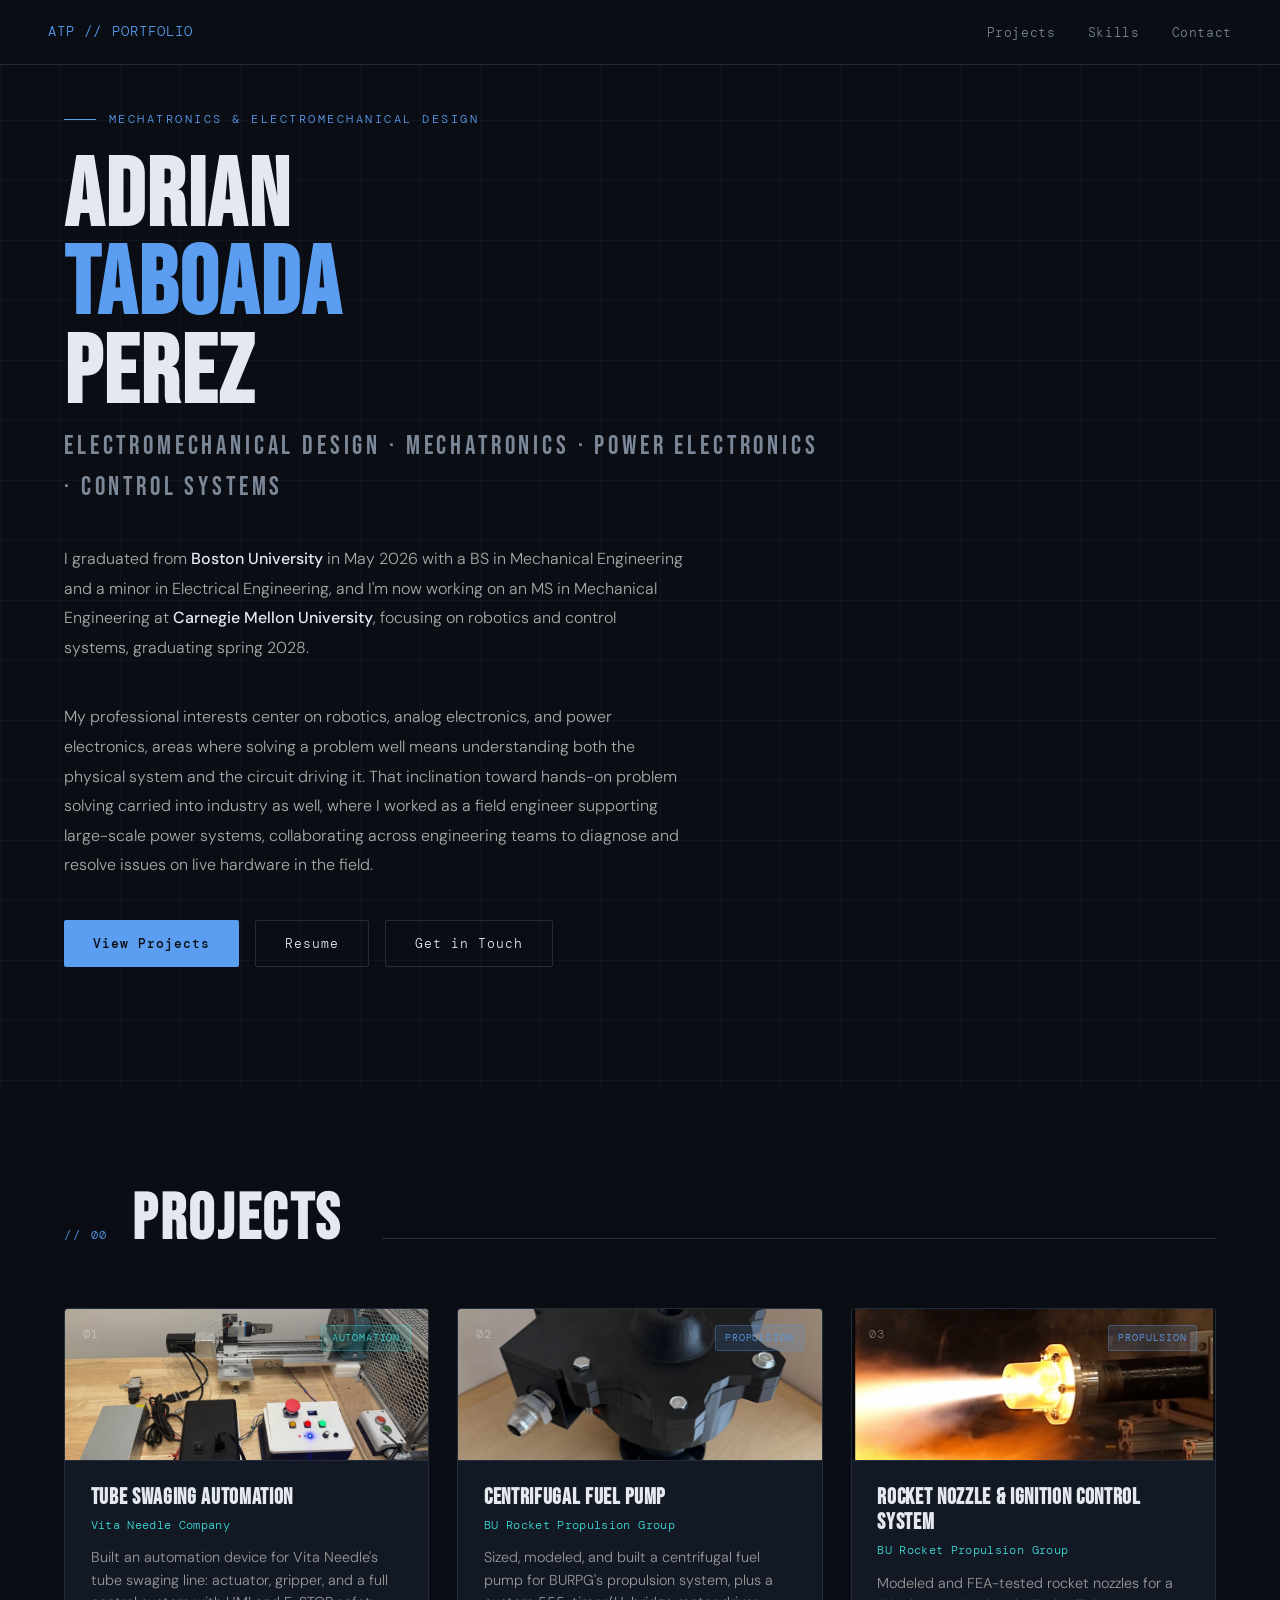
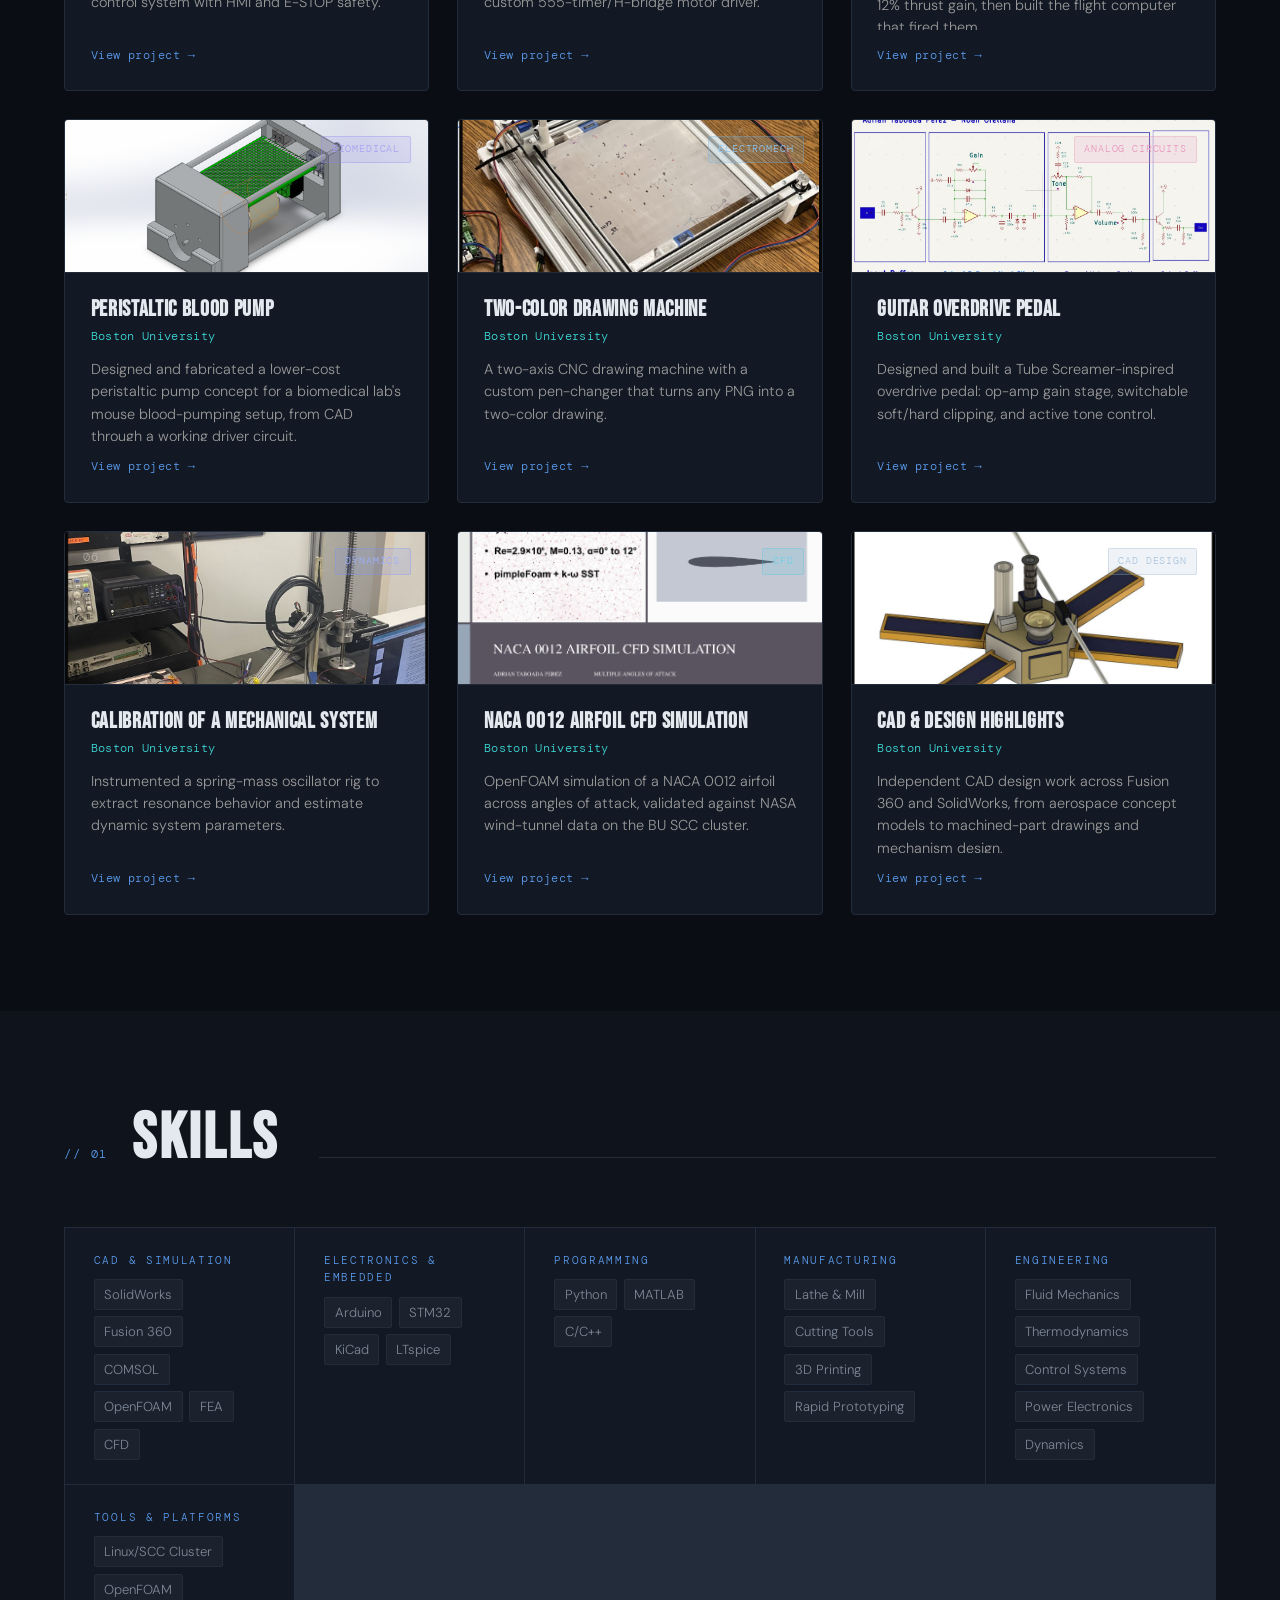
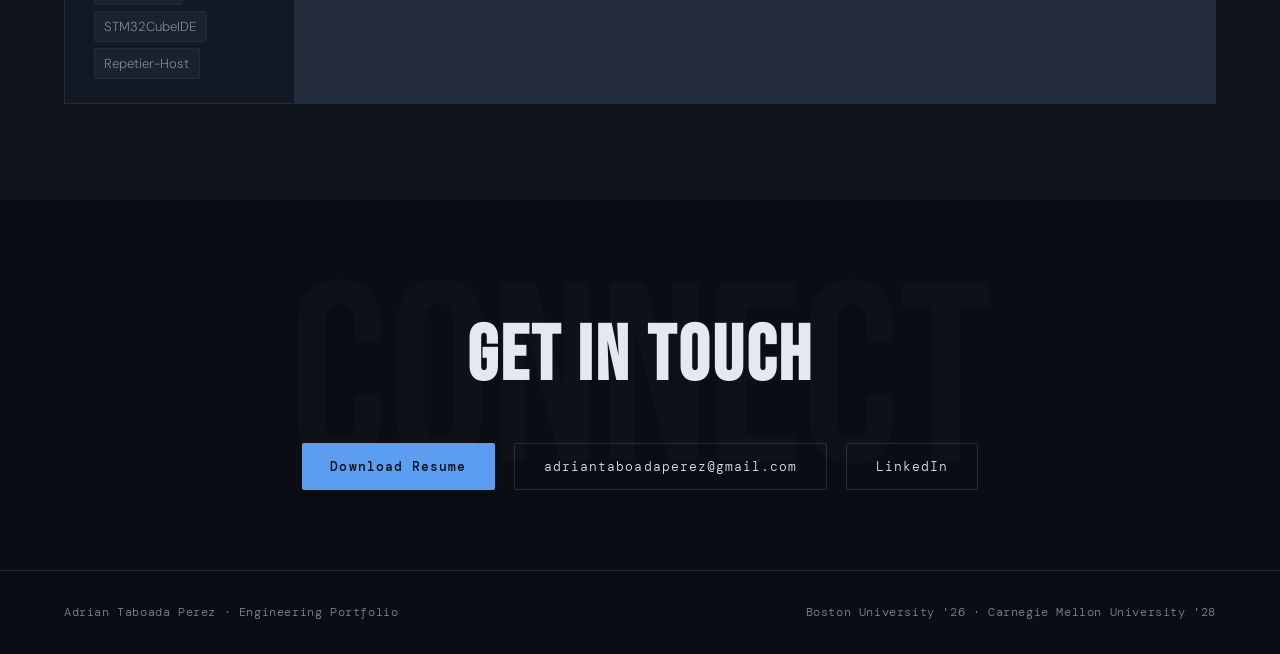
<file: index.html>
<!DOCTYPE html>
<html lang="en">
<head>
  <meta charset="UTF-8" />
  <meta name="viewport" content="width=device-width, initial-scale=1.0"/>
  <title>Adrian Taboada Perez · Engineering Portfolio</title>
  <link href="https://fonts.googleapis.com/css2?family=Bebas+Neue&family=DM+Sans:ital,wght@0,300;0,400;0,500;1,300&family=DM+Mono:wght@400;500&display=swap" rel="stylesheet"/>
  <link rel="stylesheet" href="style.css"/>
</head>
<body>
<!-- NAV -->
<nav>
  <span class="nav-logo">ATP // PORTFOLIO</span>
  <ul class="nav-links">
    <li><a href="#projects">Projects</a></li>
    <li><a href="#skills">Skills</a></li>
    <li><a href="#contact">Contact</a></li>
  </ul>
</nav>
<!-- HERO -->
<section class="hero" id="top">
  <div class="hero-grid-overlay"></div>
  <div class="hero-content">
    <div class="hero-eyebrow">Mechatronics &amp; Electromechanical Design</div>
    <h1 class="hero-name">ADRIAN<br><span class="accent">TABOADA</span><br>PEREZ</h1>
    <p class="hero-title">ELECTROMECHANICAL DESIGN · MECHATRONICS · POWER ELECTRONICS · CONTROL SYSTEMS</p>
    <p class="hero-bio">
      I graduated from <strong>Boston University</strong> in May 2026 with a BS in Mechanical Engineering and a
      minor in Electrical Engineering, and I'm now working on an MS in Mechanical Engineering at
      <strong>Carnegie Mellon University</strong>, focusing on robotics and control systems, graduating spring 2028.
    </p>
    <p class="hero-bio">
      My professional interests center on robotics, analog electronics, and power electronics, areas where solving
      a problem well means understanding both the physical system and the circuit driving it. That inclination
      toward hands-on problem solving carried into industry as well, where I worked as a field engineer supporting
      large-scale power systems, collaborating across engineering teams to diagnose and resolve issues on live
      hardware in the field.
    </p>
    <div class="hero-cta">
      <a href="#projects" class="btn btn-primary">View Projects</a>
      <a href="Adrian-Taboada-Perez-Resume.pdf" target="_blank" class="btn btn-outline">Resume</a>
      <a href="mailto:adriantaboadaperez@gmail.com" class="btn btn-outline">Get in Touch</a>
    </div>
  </div>
</section>
<!-- PROJECTS -->
<section id="projects">
  <div class="section-header">
    <span class="section-number">// 00</span>
    <h2 class="section-title">PROJECTS</h2>
    <div class="section-line"></div>
  </div>
  <div class="projects-grid">
    <!-- 1. Tube Swaging Automation -->
    <a class="project-card" href="project.html?id=1">
      <span class="project-num">01</span>
      <span class="project-tag tag-industry">Automation</span>
      <div class="project-visual">
        <img class="project-visual-img" src="images/swaging/hero.jpg" alt="Tube swaging automation prototype" loading="lazy">
      </div>
      <div class="project-body">
        <h3 class="project-title">TUBE SWAGING AUTOMATION</h3>
        <div class="project-org">Vita Needle Company</div>
        <p class="project-teaser">Built an automation device for Vita Needle's tube swaging line: actuator, gripper, and a full control system with HMI and E-STOP safety.</p>
        <span class="project-hint">View project →</span>
      </div>
    </a>
    <!-- 2. Centrifugal Fuel Pump -->
    <a class="project-card" href="project.html?id=2">
      <span class="project-num">02</span>
      <span class="project-tag tag-burpg">Propulsion</span>
      <div class="project-visual">
        <img class="project-visual-img" src="images/fuel-pump/device-angled.png" alt="Centrifugal fuel pump prototype" loading="lazy">
      </div>
      <div class="project-body">
        <h3 class="project-title">CENTRIFUGAL FUEL PUMP</h3>
        <div class="project-org">BU Rocket Propulsion Group</div>
        <p class="project-teaser">Sized, modeled, and built a centrifugal fuel pump for BURPG's propulsion system, plus a custom 555-timer/H-bridge motor driver.</p>
        <span class="project-hint">View project →</span>
      </div>
    </a>
    <!-- 3. Rocket Nozzle & Ignition -->
    <a class="project-card" href="project.html?id=3">
      <span class="project-num">03</span>
      <span class="project-tag tag-burpg">Propulsion</span>
      <div class="project-visual">
        <img class="project-visual-img" src="images/nozzle/firing-test.png" alt="Rocket nozzle firing test" loading="lazy">
      </div>
      <div class="project-body">
        <h3 class="project-title">ROCKET NOZZLE &amp; IGNITION CONTROL SYSTEM</h3>
        <div class="project-org">BU Rocket Propulsion Group</div>
        <p class="project-teaser">Modeled and FEA-tested rocket nozzles for a 12% thrust gain, then built the flight computer that fired them.</p>
        <span class="project-hint">View project →</span>
      </div>
    </a>
        <!-- 4. Peristaltic Blood Pump -->
    <a class="project-card" href="project.html?id=8">
      <span class="project-num">08</span>
      <span class="project-tag tag-mech">Biomedical</span>
      <div class="project-visual">
        <img class="project-visual-img" src="images/peristaltic-pump/isometric-back.png" alt="Peristaltic blood pump CAD, front isometric view" loading="lazy">
      </div>
      <div class="project-body">
        <h3 class="project-title">PERISTALTIC BLOOD PUMP</h3>
        <div class="project-org">Boston University</div>
        <p class="project-teaser">Designed and fabricated a lower-cost peristaltic pump concept for a biomedical lab's mouse blood-pumping setup, from CAD through a working driver circuit.</p>
        <span class="project-hint">View project →</span>
      </div>
    </a>
    <!-- 5. Two-Color Drawing Machine -->
    <a class="project-card" href="project.html?id=4">
      <span class="project-num">04</span>
      <span class="project-tag tag-embedded">Electromech</span>
      <div class="project-visual">
        <img class="project-visual-img" src="images/drawing-machine/device-1.png" alt="Two-color drawing machine" loading="lazy">
      </div>
      <div class="project-body">
        <h3 class="project-title">TWO-COLOR DRAWING MACHINE</h3>
        <div class="project-org">Boston University</div>
        <p class="project-teaser">A two-axis CNC drawing machine with a custom pen-changer that turns any PNG into a two-color drawing.</p>
        <span class="project-hint">View project →</span>
      </div>
    </a>
    <!-- 6. Guitar Overdrive Pedal -->
    <a class="project-card" href="project.html?id=5">
      <span class="project-num">05</span>
      <span class="project-tag tag-audio">Analog Circuits</span>
      <div class="project-visual">
        <img class="project-visual-img" src="images/guitar-pedal/schematic.png" alt="Guitar overdrive pedal circuit schematic" loading="lazy">
      </div>
      <div class="project-body">
        <h3 class="project-title">GUITAR OVERDRIVE PEDAL</h3>
        <div class="project-org">Boston University</div>
        <p class="project-teaser">Designed and built a Tube Screamer-inspired overdrive pedal: op-amp gain stage, switchable soft/hard clipping, and active tone control.</p>
        <span class="project-hint">View project →</span>
      </div>
    </a>
    <!-- 7. Calibration of a Mechanical System -->
    <a class="project-card" href="project.html?id=6">
      <span class="project-num">06</span>
      <span class="project-tag tag-dynamics">Dynamics</span>
      <div class="project-visual">
        <img class="project-visual-img" src="images/calibration/test-setup.png" alt="Calibration test setup" loading="lazy">
      </div>
      <div class="project-body">
        <h3 class="project-title">CALIBRATION OF A MECHANICAL SYSTEM</h3>
        <div class="project-org">Boston University</div>
        <p class="project-teaser">Instrumented a spring-mass oscillator rig to extract resonance behavior and estimate dynamic system parameters.</p>
        <span class="project-hint">View project →</span>
      </div>
    </a>
    <!-- 8. NACA 0012 Airfoil CFD Simulation -->
    <a class="project-card" href="project.html?id=7">
      <span class="project-num">07</span>
      <span class="project-tag tag-cfd">CFD</span>
      <div class="project-visual">
        <img class="project-visual-img" src="images/cfd-airfoil/title-slide.png" alt="NACA 0012 airfoil CFD simulation" loading="lazy">
      </div>
      <div class="project-body">
        <h3 class="project-title">NACA 0012 AIRFOIL CFD SIMULATION</h3>
        <div class="project-org">Boston University</div>
        <p class="project-teaser">OpenFOAM simulation of a NACA 0012 airfoil across angles of attack, validated against NASA wind-tunnel data on the BU SCC cluster.</p>
        <span class="project-hint">View project →</span>
      </div>
    </a>

    <!-- 9. CAD & Design Highlights -->
    <a class="project-card" href="project.html?id=9">
      <span class="project-num">09</span>
      <span class="project-tag tag-cad">CAD Design</span>
      <div class="project-visual">
        <img class="project-visual-img" src="images/cad-highlights/satellite.png" alt="Satellite concept CAD model" loading="lazy">
      </div>
      <div class="project-body">
        <h3 class="project-title">CAD &amp; DESIGN HIGHLIGHTS</h3>
        <div class="project-org">Boston University</div>
        <p class="project-teaser">Independent CAD design work across Fusion 360 and SolidWorks, from aerospace concept models to machined-part drawings and mechanism design.</p>
        <span class="project-hint">View project →</span>
      </div>
    </a>
  </div>
</section>
<!-- SKILLS -->
<section class="skills-section" id="skills">
  <div class="section-header">
    <span class="section-number">// 01</span>
    <h2 class="section-title">SKILLS</h2>
    <div class="section-line"></div>
  </div>
  <div class="skills-grid">
    <div class="skill-item">
      <div class="skill-category">CAD &amp; Simulation</div>
      <div class="skill-tags">
        <span class="skill-tag">SolidWorks</span>
        <span class="skill-tag">Fusion 360</span>
        <span class="skill-tag">COMSOL</span>
        <span class="skill-tag">OpenFOAM</span>
        <span class="skill-tag">FEA</span>
        <span class="skill-tag">CFD</span>
      </div>
    </div>
    <div class="skill-item">
      <div class="skill-category">Electronics &amp; Embedded</div>
      <div class="skill-tags">
        <span class="skill-tag">Arduino</span>
        <span class="skill-tag">STM32</span>
        <span class="skill-tag">KiCad</span>
        <span class="skill-tag">LTspice</span>
      </div>
    </div>
    <div class="skill-item">
      <div class="skill-category">Programming</div>
      <div class="skill-tags">
        <span class="skill-tag">Python</span>
        <span class="skill-tag">MATLAB</span>
        <span class="skill-tag">C/C++</span>
      </div>
    </div>
    <div class="skill-item">
      <div class="skill-category">Manufacturing</div>
      <div class="skill-tags">
        <span class="skill-tag">Lathe &amp; Mill</span>
        <span class="skill-tag">Cutting Tools</span>
        <span class="skill-tag">3D Printing</span>
        <span class="skill-tag">Rapid Prototyping</span>
      </div>
    </div>
    <div class="skill-item">
      <div class="skill-category">Engineering</div>
      <div class="skill-tags">
        <span class="skill-tag">Fluid Mechanics</span>
        <span class="skill-tag">Thermodynamics</span>
        <span class="skill-tag">Control Systems</span>
        <span class="skill-tag">Power Electronics</span>
        <span class="skill-tag">Dynamics</span>
      </div>
    </div>
    <div class="skill-item">
      <div class="skill-category">Tools &amp; Platforms</div>
      <div class="skill-tags">
        <span class="skill-tag">Linux/SCC Cluster</span>
        <span class="skill-tag">OpenFOAM</span>
        <span class="skill-tag">STM32CubeIDE</span>
        <span class="skill-tag">Repetier-Host</span>
      </div>
    </div>
  </div>
</section>
<!-- CONTACT -->
<section class="contact-section" id="contact">
  <h2 class="contact-heading">GET IN TOUCH</h2>
  <div class="contact-links">
    <a href="Adrian-Taboada-Perez-Resume.pdf" target="_blank" class="btn btn-primary">Download Resume</a>
    <a href="mailto:adriantaboadaperez@gmail.com" class="btn btn-outline">adriantaboadaperez@gmail.com</a>
    <a href="https://linkedin.com/in/adriantaboadaperez" target="_blank" class="btn btn-outline">LinkedIn</a>
  </div>
</section>
<!-- FOOTER -->
<footer>
  <span>Adrian Taboada Perez · Engineering Portfolio</span>
  <span>Boston University '26 · Carnegie Mellon University '28</span>
</footer>
</body>
</html>
</file>
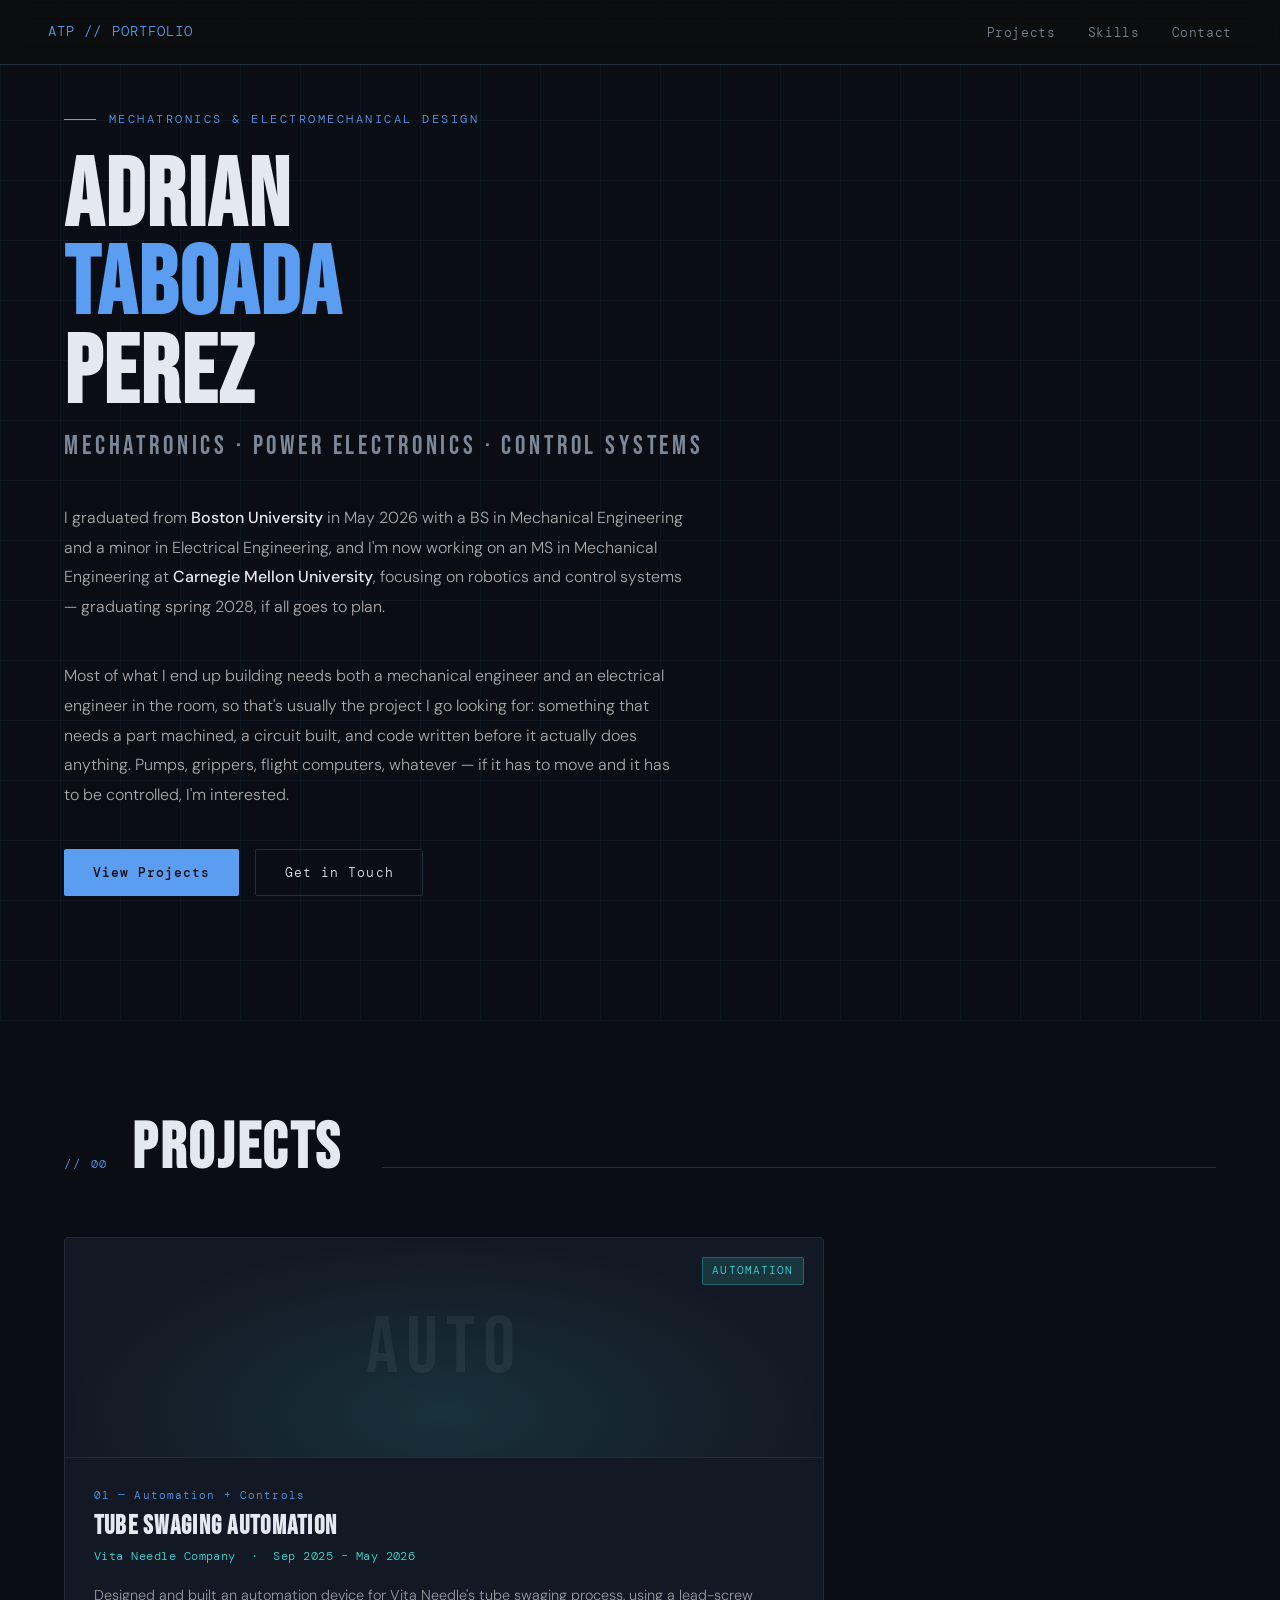
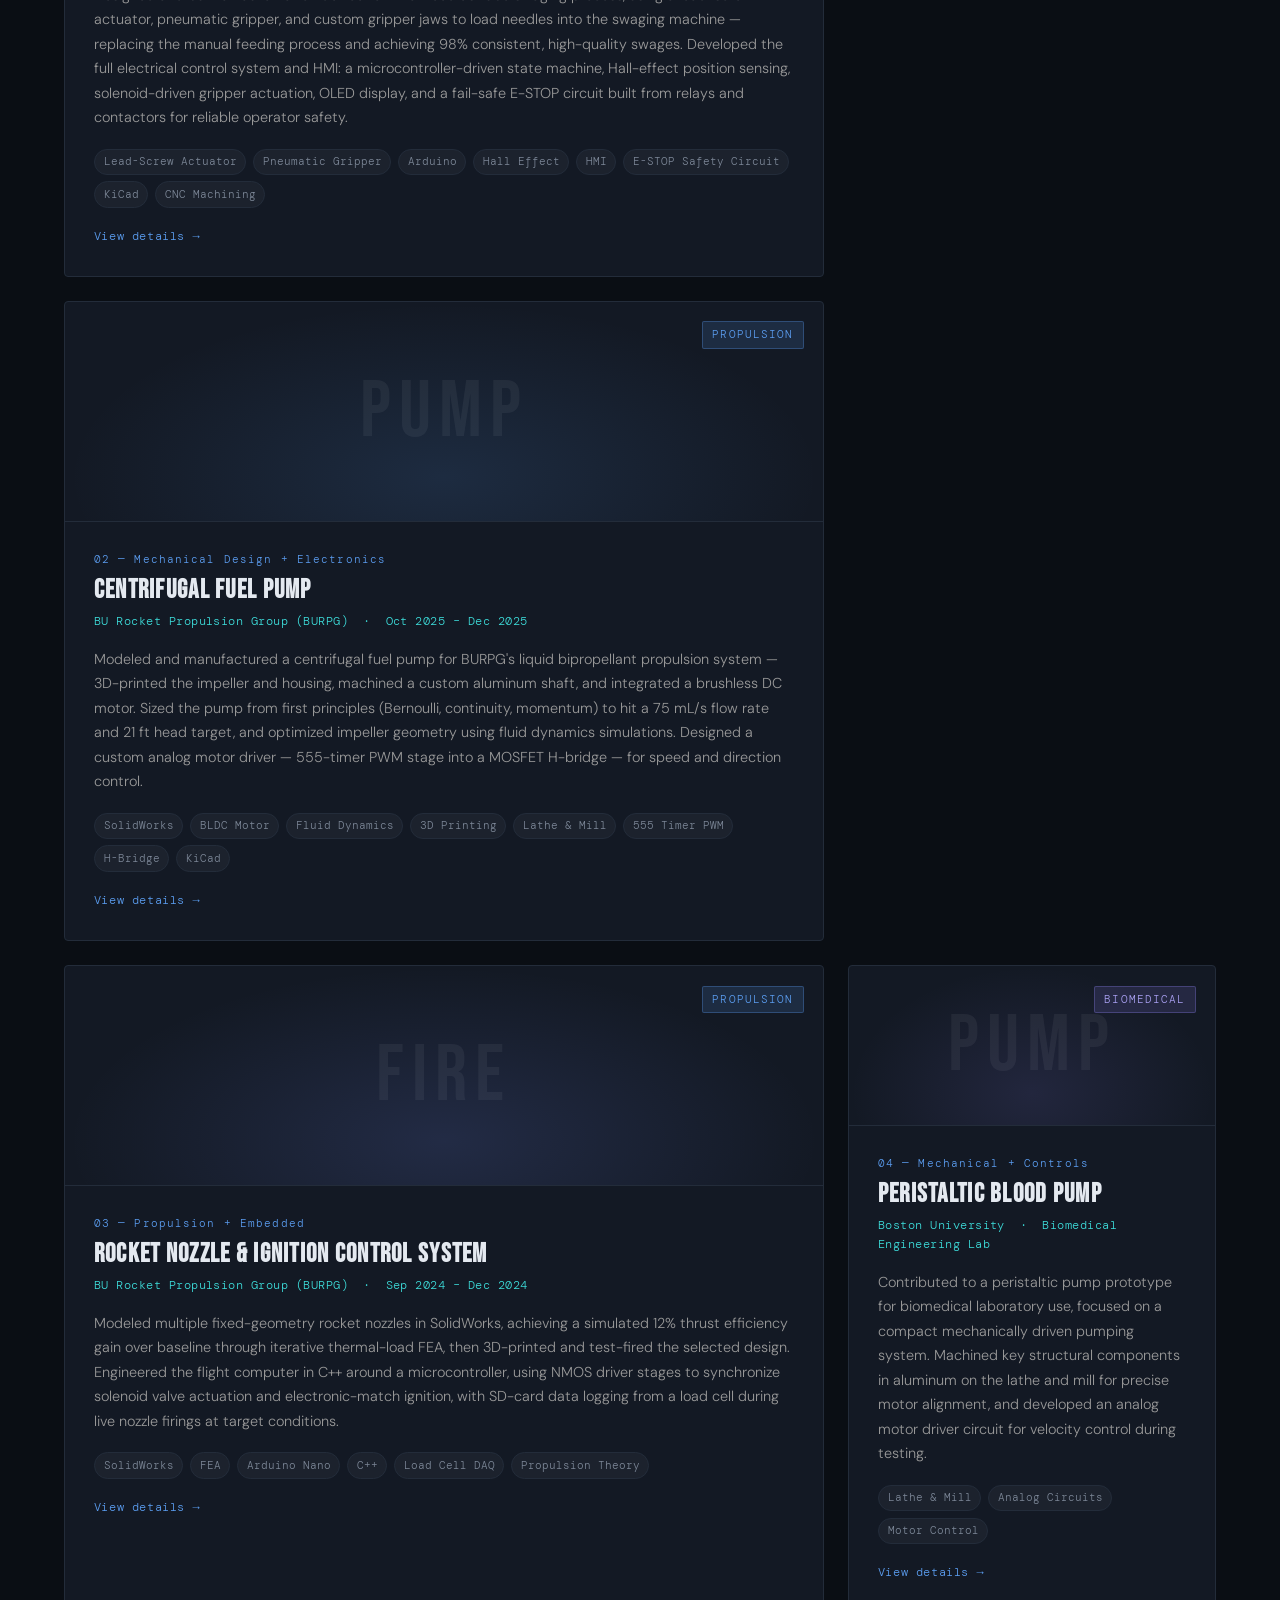
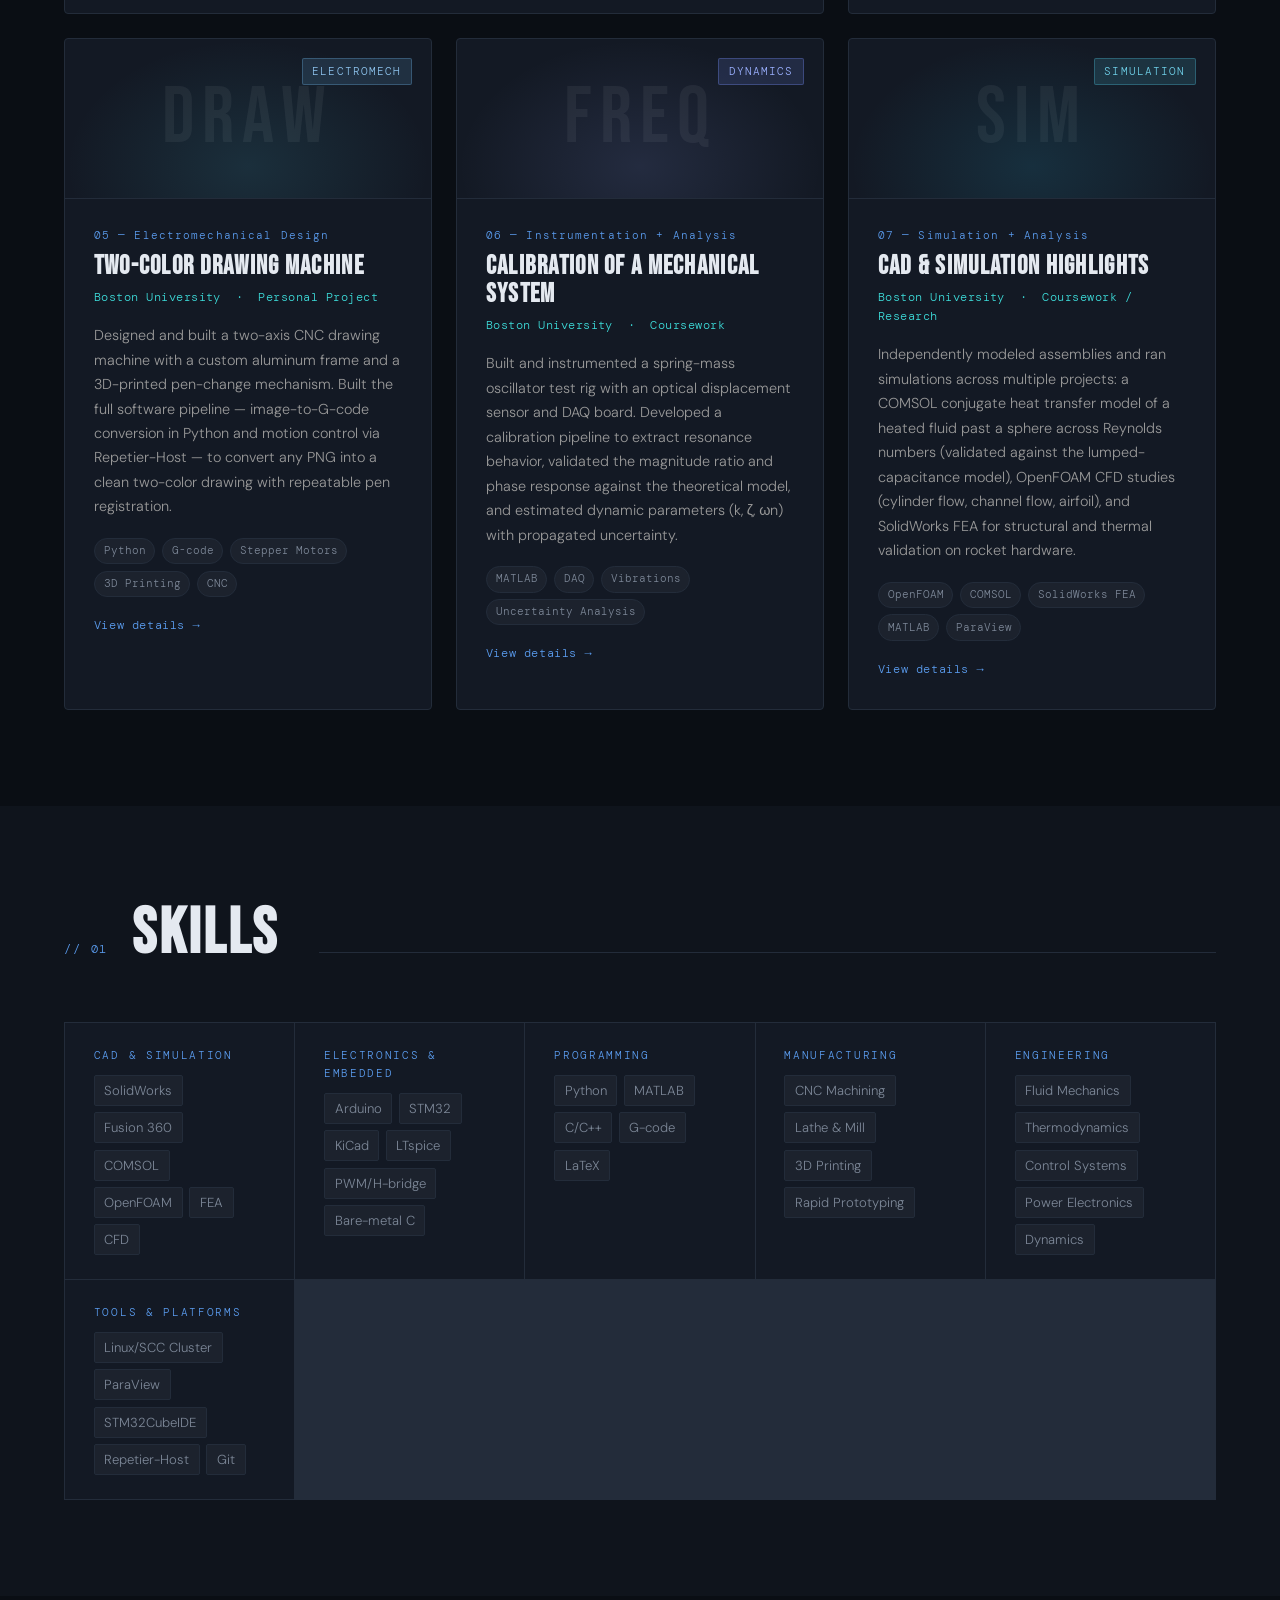
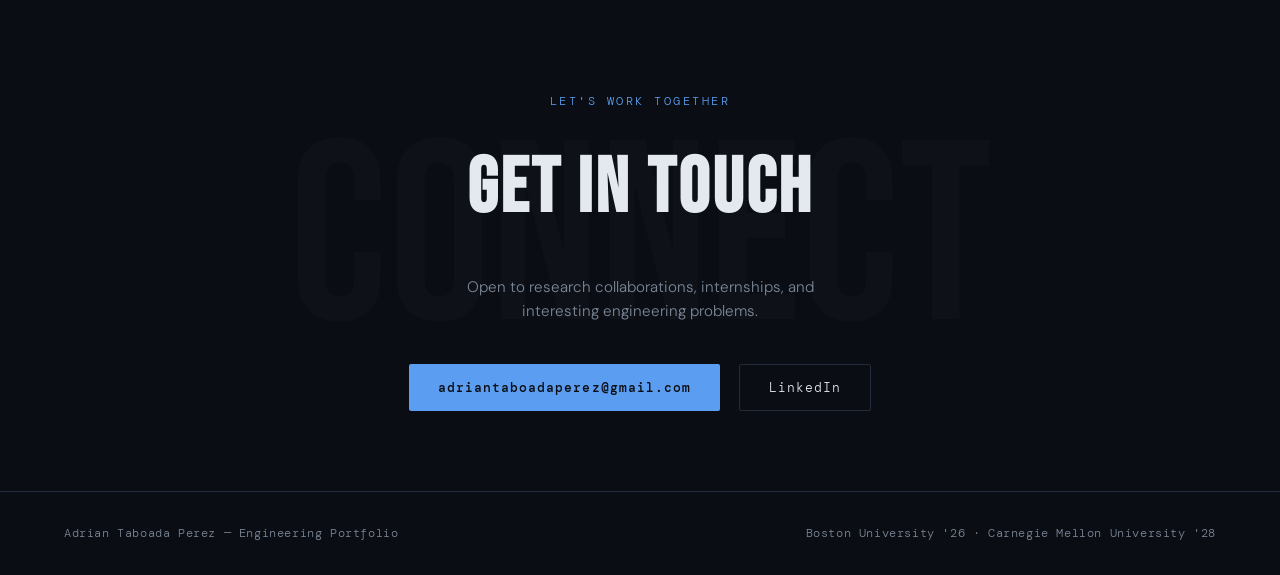
<file: Portfolio.html>
<!DOCTYPE html>
<html lang="en">
<head>
  <meta charset="UTF-8" />
  <meta name="viewport" content="width=device-width, initial-scale=1.0"/>
  <title>Adrian Taboada Perez — Engineering Portfolio</title>
  <link href="https://fonts.googleapis.com/css2?family=Bebas+Neue&family=DM+Sans:ital,wght@0,300;0,400;0,500;1,300&family=DM+Mono:wght@400;500&display=swap" rel="stylesheet"/>
  <style>
    *, *::before, *::after { box-sizing: border-box; margin: 0; padding: 0; }
    :root {
      --bg: #0a0e14;
      --surface: #0f141c;
      --card: #131924;
      --border: #232c3a;
      --accent: #5b9df0;
      --accent2: #3ddbd9;
      --text: #e4e9f0;
      --muted: #7c8797;
      --font-display: 'Bebas Neue', sans-serif;
      --font-body: 'DM Sans', sans-serif;
      --font-mono: 'DM Mono', monospace;
    }
    html { scroll-behavior: smooth; }
    body {
      background: var(--bg);
      color: var(--text);
      font-family: var(--font-body);
      font-weight: 300;
      line-height: 1.6;
      overflow-x: hidden;
    }
    /* ─── NAV ─────────────────────────────────────────── */
    nav {
      position: fixed; top: 0; left: 0; right: 0; z-index: 100;
      display: flex; align-items: center; justify-content: space-between;
      padding: 1.2rem 3rem;
      background: rgba(13,13,13,0.85);
      backdrop-filter: blur(12px);
      border-bottom: 1px solid var(--border);
    }
    .nav-logo {
      font-family: var(--font-mono);
      font-size: 0.85rem;
      color: var(--accent);
      letter-spacing: 0.08em;
    }
    .nav-links { display: flex; gap: 2rem; list-style: none; }
    .nav-links a {
      font-family: var(--font-mono);
      font-size: 0.8rem;
      color: var(--muted);
      text-decoration: none;
      letter-spacing: 0.05em;
      transition: color 0.2s;
    }
    .nav-links a:hover { color: var(--text); }
    /* ─── HERO ────────────────────────────────────────── */
    .hero {
      min-height: 92vh;
      display: flex;
      align-items: center;
      padding: 110px 4rem 5rem;
      position: relative;
      overflow: hidden;
    }
    .hero-grid-overlay {
      position: absolute; inset: 0;
      background-image:
        linear-gradient(rgba(91,157,240,0.05) 1px, transparent 1px),
        linear-gradient(90deg, rgba(91,157,240,0.05) 1px, transparent 1px);
      background-size: 60px 60px;
      pointer-events: none;
    }
    .hero-content {
      max-width: 760px;
      position: relative;
    }
    .hero-eyebrow {
      font-family: var(--font-mono);
      font-size: 0.78rem;
      color: var(--accent);
      letter-spacing: 0.2em;
      text-transform: uppercase;
      margin-bottom: 1.5rem;
      display: flex;
      align-items: center;
      gap: 0.8rem;
    }
    .hero-eyebrow::before {
      content: '';
      display: inline-block;
      width: 2rem;
      height: 1px;
      background: var(--accent);
    }
    .hero-name {
      font-family: var(--font-display);
      font-size: clamp(3.4rem, 7.5vw, 6.4rem);
      line-height: 0.92;
      letter-spacing: 0.02em;
      color: var(--text);
      margin-bottom: 0.5rem;
    }
    .hero-name .accent { color: var(--accent); }
    .hero-title {
      font-family: var(--font-display);
      font-size: clamp(1.1rem, 2.2vw, 1.6rem);
      color: var(--muted);
      letter-spacing: 0.15em;
      margin-bottom: 2.2rem;
    }
    .hero-bio {
      font-size: 1rem;
      color: #aaa;
      max-width: 620px;
      line-height: 1.85;
      margin-bottom: 2.5rem;
    }
    .hero-bio strong { color: var(--text); font-weight: 500; }
    .hero-cta {
      display: flex;
      gap: 1rem;
      flex-wrap: wrap;
      margin-bottom: 2.8rem;
    }
    .btn {
      display: inline-flex;
      align-items: center;
      gap: 0.5rem;
      padding: 0.75rem 1.8rem;
      font-family: var(--font-mono);
      font-size: 0.82rem;
      letter-spacing: 0.08em;
      text-decoration: none;
      border-radius: 2px;
      transition: all 0.2s;
      cursor: pointer;
      border: none;
    }
    .btn-primary {
      background: var(--accent);
      color: #0a0e14;
      font-weight: 500;
    }
    .btn-primary:hover { background: #82b8f5; transform: translateY(-2px); }
    .btn-outline {
      background: transparent;
      color: var(--text);
      border: 1px solid var(--border);
    }
    .btn-outline:hover { border-color: var(--text); transform: translateY(-2px); }
    /* ─── SECTION SHARED ──────────────────────────────── */
    section { padding: 6rem 4rem; }
    .section-header {
      display: flex;
      align-items: baseline;
      gap: 1.5rem;
      margin-bottom: 3.5rem;
    }
    .section-number {
      font-family: var(--font-mono);
      font-size: 0.78rem;
      color: var(--accent);
      letter-spacing: 0.15em;
    }
    .section-title {
      font-family: var(--font-display);
      font-size: clamp(2.5rem, 5vw, 4rem);
      letter-spacing: 0.04em;
      line-height: 1;
    }
    .section-line {
      flex: 1;
      height: 1px;
      background: var(--border);
      margin-left: 1rem;
    }
    /* ─── SKILLS ──────────────────────────────────────── */
    .skills-section { background: var(--surface); }
    .skills-grid {
      display: grid;
      grid-template-columns: repeat(auto-fit, minmax(200px, 1fr));
      gap: 1px;
      background: var(--border);
      border: 1px solid var(--border);
    }
    .skill-item {
      background: var(--card);
      padding: 1.5rem 1.8rem;
      transition: background 0.2s;
    }
    .skill-item:hover { background: #1e1e1e; }
    .skill-category {
      font-family: var(--font-mono);
      font-size: 0.7rem;
      color: var(--accent);
      letter-spacing: 0.15em;
      text-transform: uppercase;
      margin-bottom: 0.6rem;
    }
    .skill-tags { display: flex; flex-wrap: wrap; gap: 0.4rem; }
    .skill-tag {
      font-size: 0.82rem;
      color: var(--muted);
      background: rgba(255,255,255,0.04);
      padding: 0.25rem 0.6rem;
      border-radius: 2px;
      border: 1px solid var(--border);
    }
    /* ─── PROJECTS ────────────────────────────────────── */
    .projects-grid {
      display: grid;
      grid-template-columns: repeat(auto-fit, minmax(360px, 1fr));
      gap: 1.5rem;
    }
    .project-card {
      background: var(--card);
      border: 1px solid var(--border);
      border-radius: 4px;
      overflow: hidden;
      position: relative;
      transition: transform 0.3s, border-color 0.3s;
      animation: fadeUp 0.5s ease both;
    }
    .project-card:hover {
      transform: translateY(-4px);
      border-color: #444;
    }
    .project-card.featured {
      grid-column: span 2;
    }
    .project-tag {
      position: absolute;
      top: 1.2rem; right: 1.2rem;
      font-family: var(--font-mono);
      font-size: 0.68rem;
      letter-spacing: 0.1em;
      padding: 0.25rem 0.6rem;
      border-radius: 2px;
      text-transform: uppercase;
      z-index: 2;
    }
    .tag-burpg { background: rgba(91,157,240,0.15); color: var(--accent); border: 1px solid rgba(91,157,240,0.3); }
    .tag-industry { background: rgba(61,219,217,0.15); color: var(--accent2); border: 1px solid rgba(61,219,217,0.3); }
    .tag-embedded { background: rgba(110,180,230,0.15); color: #8ec4ee; border: 1px solid rgba(110,180,230,0.3); }
    .tag-cfd { background: rgba(80,200,225,0.15); color: #6fd0e8; border: 1px solid rgba(80,200,225,0.3); }
    .tag-mech { background: rgba(140,130,240,0.15); color: #a9a0f2; border: 1px solid rgba(140,130,240,0.3); }
    .tag-dynamics { background: rgba(120,145,255,0.15); color: #9bb0ff; border: 1px solid rgba(120,145,255,0.3); }
    .project-visual {
      height: 180px;
      display: flex;
      align-items: center;
      justify-content: center;
      font-family: var(--font-display);
      font-size: 5rem;
      color: rgba(255,255,255,0.06);
      letter-spacing: 0.1em;
      border-bottom: 1px solid var(--border);
      position: relative;
      overflow: hidden;
    }
    .project-card.featured .project-visual { height: 220px; }
    .project-visual-bg {
      position: absolute; inset: 0;
      opacity: 0.5;
    }
    .project-body { padding: 1.8rem; }
    .project-index {
      font-family: var(--font-mono);
      font-size: 0.7rem;
      color: var(--accent);
      margin-bottom: 0.5rem;
      letter-spacing: 0.1em;
    }
    .project-title {
      font-family: var(--font-display);
      font-size: 1.6rem;
      letter-spacing: 0.05em;
      margin-bottom: 0.4rem;
      line-height: 1.1;
    }
    .project-org {
      font-family: var(--font-mono);
      font-size: 0.75rem;
      color: var(--accent2);
      letter-spacing: 0.04em;
      margin-bottom: 1rem;
    }
    .project-desc {
      font-size: 0.9rem;
      color: #999;
      line-height: 1.7;
      margin-bottom: 1.2rem;
    }
    .project-pills { display: flex; flex-wrap: wrap; gap: 0.4rem; }
    .pill {
      font-family: var(--font-mono);
      font-size: 0.7rem;
      color: var(--muted);
      background: rgba(255,255,255,0.04);
      border: 1px solid var(--border);
      padding: 0.2rem 0.55rem;
      border-radius: 20px;
    }
    /* visual gradients per project */
    .v-swage { background: radial-gradient(ellipse at 50% 80%, rgba(61,219,217,0.25) 0%, transparent 70%); }
    .v-rocket { background: radial-gradient(ellipse at 50% 80%, rgba(91,157,240,0.28) 0%, transparent 70%); }
    .v-nozzle { background: radial-gradient(ellipse at 50% 80%, rgba(120,145,255,0.3) 0%, transparent 70%); }
    .v-blood { background: radial-gradient(ellipse at 50% 80%, rgba(140,130,240,0.25) 0%, transparent 70%); }
    .v-draw { background: radial-gradient(ellipse at 50% 80%, rgba(80,200,225,0.25) 0%, transparent 70%); }
    .v-calib { background: radial-gradient(ellipse at 50% 80%, rgba(150,170,255,0.25) 0%, transparent 70%); }
    .v-cad { background: radial-gradient(ellipse at 50% 80%, rgba(50,200,240,0.25) 0%, transparent 70%); }
    /* ─── PROJECT DETAIL HINT ─────────────────────────── */
    .project-card { cursor: pointer; }
    .project-hint {
      display: inline-flex;
      align-items: center;
      gap: 0.4rem;
      margin-top: 1.2rem;
      font-family: var(--font-mono);
      font-size: 0.75rem;
      color: var(--accent);
      letter-spacing: 0.05em;
      transition: gap 0.2s;
    }
    .project-card:hover .project-hint { gap: 0.7rem; }
    /* ─── PROJECT MODAL ───────────────────────────────── */
    .modal-overlay {
      position: fixed; inset: 0; z-index: 1000;
      background: rgba(6,8,12,0.75);
      backdrop-filter: blur(4px);
      display: none;
      align-items: flex-start;
      justify-content: center;
      padding: 6vh 1.5rem;
      overflow-y: auto;
    }
    .modal-overlay.open { display: flex; }
    .modal-card {
      background: var(--card);
      border: 1px solid var(--border);
      border-radius: 6px;
      max-width: 760px;
      width: 100%;
      padding: 2.5rem;
      position: relative;
      animation: fadeUp 0.25s ease both;
    }
    .modal-close {
      position: absolute;
      top: 1.2rem; right: 1.2rem;
      width: 2.2rem; height: 2.2rem;
      display: flex; align-items: center; justify-content: center;
      background: transparent;
      border: 1px solid var(--border);
      border-radius: 50%;
      color: var(--muted);
      font-family: var(--font-mono);
      font-size: 1rem;
      cursor: pointer;
      transition: color 0.2s, border-color 0.2s;
    }
    .modal-close:hover { color: var(--text); border-color: var(--text); }
    .modal-index {
      font-family: var(--font-mono);
      font-size: 0.72rem;
      color: var(--accent);
      letter-spacing: 0.1em;
      margin-bottom: 0.6rem;
    }
    .modal-title {
      font-family: var(--font-display);
      font-size: clamp(1.8rem, 4vw, 2.4rem);
      letter-spacing: 0.04em;
      margin-bottom: 0.4rem;
      line-height: 1.05;
      max-width: 85%;
    }
    .modal-org {
      font-family: var(--font-mono);
      font-size: 0.8rem;
      color: var(--accent2);
      margin-bottom: 1.6rem;
    }
    .modal-body p {
      font-size: 0.95rem;
      color: #a9a9a9;
      line-height: 1.85;
      margin-bottom: 1.1rem;
    }
    .modal-body p strong { color: var(--text); font-weight: 500; }
    .modal-pills {
      display: flex; flex-wrap: wrap; gap: 0.4rem;
      margin: 1.6rem 0 1.6rem;
    }
    .modal-link {
      display: inline-flex; align-items: center; gap: 0.5rem;
      font-family: var(--font-mono);
      font-size: 0.8rem;
      color: var(--accent);
      text-decoration: none;
      border-bottom: 1px solid rgba(91,157,240,0.4);
      padding-bottom: 2px;
    }
    .modal-link:hover { border-color: var(--accent); }
    /* ─── CONTACT ─────────────────────────────────────── */
    .contact-section {
      text-align: center;
      padding: 6rem 4rem 5rem;
      position: relative;
      overflow: hidden;
    }
    .contact-section::before {
      content: 'CONNECT';
      position: absolute;
      top: 50%; left: 50%;
      transform: translate(-50%, -50%);
      font-family: var(--font-display);
      font-size: 20vw;
      color: rgba(255,255,255,0.02);
      pointer-events: none;
      white-space: nowrap;
    }
    .contact-eyebrow {
      font-family: var(--font-mono);
      font-size: 0.78rem;
      color: var(--accent);
      letter-spacing: 0.2em;
      text-transform: uppercase;
      margin-bottom: 1rem;
    }
    .contact-heading {
      font-family: var(--font-display);
      font-size: clamp(2.5rem, 6vw, 5rem);
      margin-bottom: 1.5rem;
      letter-spacing: 0.04em;
    }
    .contact-sub {
      color: var(--muted);
      max-width: 400px;
      margin: 0 auto 2.5rem;
      font-size: 0.95rem;
    }
    .contact-links {
      display: flex;
      justify-content: center;
      gap: 1.2rem;
      flex-wrap: wrap;
    }
    /* ─── FOOTER ──────────────────────────────────────── */
    footer {
      padding: 2rem 4rem;
      border-top: 1px solid var(--border);
      display: flex;
      justify-content: space-between;
      align-items: center;
    }
    footer span {
      font-family: var(--font-mono);
      font-size: 0.75rem;
      color: var(--muted);
      letter-spacing: 0.05em;
    }
    /* ─── ANIMATIONS ──────────────────────────────────── */
    @keyframes fadeUp {
      from { opacity: 0; transform: translateY(20px); }
      to   { opacity: 1; transform: translateY(0); }
    }
    .hero-content > * {
      animation: fadeUp 0.7s ease both;
    }
    .hero-content > *:nth-child(1) { animation-delay: 0.1s; }
    .hero-content > *:nth-child(2) { animation-delay: 0.2s; }
    .hero-content > *:nth-child(3) { animation-delay: 0.3s; }
    .hero-content > *:nth-child(4) { animation-delay: 0.4s; }
    .hero-content > *:nth-child(5) { animation-delay: 0.5s; }
    .hero-content > *:nth-child(6) { animation-delay: 0.6s; }
    /* ─── RESPONSIVE ──────────────────────────────────── */
    @media (max-width: 900px) {
      nav { padding: 1rem 1.5rem; }
      .nav-links { display: none; }
      .hero { padding: 100px 1.5rem 3rem; }
      section { padding: 4rem 1.5rem; }
      .about-grid { grid-template-columns: 1fr; gap: 2rem; }
      .project-card.featured { grid-column: span 1; }
      .projects-grid { grid-template-columns: 1fr; }
      footer { flex-direction: column; gap: 0.5rem; text-align: center; }
    }
  </style>
</head>
<body>
<!-- NAV -->
<nav>
  <span class="nav-logo">ATP // PORTFOLIO</span>
  <ul class="nav-links">
    <li><a href="#projects">Projects</a></li>
    <li><a href="#skills">Skills</a></li>
    <li><a href="#contact">Contact</a></li>
  </ul>
</nav>
<!-- HERO -->
<section class="hero" id="top">
  <div class="hero-grid-overlay"></div>
  <div class="hero-content">
    <div class="hero-eyebrow">Mechatronics &amp; Electromechanical Design</div>
    <h1 class="hero-name">ADRIAN<br><span class="accent">TABOADA</span><br>PEREZ</h1>
    <p class="hero-title">MECHATRONICS · POWER ELECTRONICS · CONTROL SYSTEMS</p>
    <p class="hero-bio">
      I graduated from <strong>Boston University</strong> in May 2026 with a BS in Mechanical Engineering and a
      minor in Electrical Engineering, and I'm now working on an MS in Mechanical Engineering at
      <strong>Carnegie Mellon University</strong>, focusing on robotics and control systems — graduating spring
      2028, if all goes to plan.
    </p>
    <p class="hero-bio">
      Most of what I end up building needs both a mechanical engineer and an electrical engineer in the room, so
      that's usually the project I go looking for: something that needs a part machined, a circuit built, and code
      written before it actually does anything. Pumps, grippers, flight computers, whatever — if it has to move and
      it has to be controlled, I'm interested.
    </p>
    <div class="hero-cta">
      <a href="#projects" class="btn btn-primary">View Projects</a>
      <a href="mailto:adriantaboadaperez@gmail.com" class="btn btn-outline">Get in Touch</a>
    </div>
  </div>
</section>
<!-- PROJECTS -->
<section id="projects">
  <div class="section-header">
    <span class="section-number">// 00</span>
    <h2 class="section-title">PROJECTS</h2>
    <div class="section-line"></div>
  </div>
  <div class="projects-grid">
    <!-- 1. Tube Swaging Automation -->
    <div class="project-card featured" data-project="1">
      <span class="project-tag tag-industry">Automation</span>
      <div class="project-visual">
        <div class="project-visual-bg v-swage"></div>
        <span>AUTO</span>
      </div>
      <div class="project-body">
        <div class="project-index">01 — Automation + Controls</div>
        <h3 class="project-title">TUBE SWAGING AUTOMATION</h3>
        <div class="project-org">Vita Needle Company &nbsp;·&nbsp; Sep 2025 – May 2026</div>
        <p class="project-desc">
          Designed and built an automation device for Vita Needle's tube swaging process, using a lead-screw
          actuator, pneumatic gripper, and custom gripper jaws to load needles into the swaging machine — replacing
          the manual feeding process and achieving 98% consistent, high-quality swages. Developed the full electrical
          control system and HMI: a microcontroller-driven state machine, Hall-effect position sensing,
          solenoid-driven gripper actuation, OLED display, and a fail-safe E-STOP circuit built from relays and
          contactors for reliable operator safety.
        </p>
        <div class="project-pills">
          <span class="pill">Lead-Screw Actuator</span>
          <span class="pill">Pneumatic Gripper</span>
          <span class="pill">Arduino</span>
          <span class="pill">Hall Effect</span>
          <span class="pill">HMI</span>
          <span class="pill">E-STOP Safety Circuit</span>
          <span class="pill">KiCad</span>
          <span class="pill">CNC Machining</span>
        </div>
        <span class="project-hint">View details →</span>
      </div>
    </div>
    <!-- 2. Centrifugal Fuel Pump -->
    <div class="project-card featured" data-project="2">
      <span class="project-tag tag-burpg">Propulsion</span>
      <div class="project-visual">
        <div class="project-visual-bg v-rocket"></div>
        <span>PUMP</span>
      </div>
      <div class="project-body">
        <div class="project-index">02 — Mechanical Design + Electronics</div>
        <h3 class="project-title">CENTRIFUGAL FUEL PUMP</h3>
        <div class="project-org">BU Rocket Propulsion Group (BURPG) &nbsp;·&nbsp; Oct 2025 – Dec 2025</div>
        <p class="project-desc">
          Modeled and manufactured a centrifugal fuel pump for BURPG's liquid bipropellant propulsion system —
          3D-printed the impeller and housing, machined a custom aluminum shaft, and integrated a brushless DC
          motor. Sized the pump from first principles (Bernoulli, continuity, momentum) to hit a 75 mL/s flow rate
          and 21 ft head target, and optimized impeller geometry using fluid dynamics simulations. Designed a
          custom analog motor driver — 555-timer PWM stage into a MOSFET H-bridge — for speed and direction control.
        </p>
        <div class="project-pills">
          <span class="pill">SolidWorks</span>
          <span class="pill">BLDC Motor</span>
          <span class="pill">Fluid Dynamics</span>
          <span class="pill">3D Printing</span>
          <span class="pill">Lathe &amp; Mill</span>
          <span class="pill">555 Timer PWM</span>
          <span class="pill">H-Bridge</span>
          <span class="pill">KiCad</span>
        </div>
        <span class="project-hint">View details →</span>
      </div>
    </div>
    <!-- 3. Nozzle + Ignition -->
    <div class="project-card featured" data-project="3">
      <span class="project-tag tag-burpg">Propulsion</span>
      <div class="project-visual">
        <div class="project-visual-bg v-nozzle"></div>
        <span>FIRE</span>
      </div>
      <div class="project-body">
        <div class="project-index">03 — Propulsion + Embedded</div>
        <h3 class="project-title">ROCKET NOZZLE &amp; IGNITION CONTROL SYSTEM</h3>
        <div class="project-org">BU Rocket Propulsion Group (BURPG) &nbsp;·&nbsp; Sep 2024 – Dec 2024</div>
        <p class="project-desc">
          Modeled multiple fixed-geometry rocket nozzles in SolidWorks, achieving a simulated 12% thrust efficiency
          gain over baseline through iterative thermal-load FEA, then 3D-printed and test-fired the selected design.
          Engineered the flight computer in C++ around a microcontroller, using NMOS driver stages to synchronize
          solenoid valve actuation and electronic-match ignition, with SD-card data logging from a load cell during
          live nozzle firings at target conditions.
        </p>
        <div class="project-pills">
          <span class="pill">SolidWorks</span>
          <span class="pill">FEA</span>
          <span class="pill">Arduino Nano</span>
          <span class="pill">C++</span>
          <span class="pill">Load Cell DAQ</span>
          <span class="pill">Propulsion Theory</span>
        </div>
        <span class="project-hint">View details →</span>
      </div>
    </div>
    <!-- 4. Blood Pump -->
    <div class="project-card" data-project="4">
      <span class="project-tag tag-mech">Biomedical</span>
      <div class="project-visual" style="height:160px">
        <div class="project-visual-bg v-blood"></div>
        <span>PUMP</span>
      </div>
      <div class="project-body">
        <div class="project-index">04 — Mechanical + Controls</div>
        <h3 class="project-title">PERISTALTIC BLOOD PUMP</h3>
        <div class="project-org">Boston University &nbsp;·&nbsp; Biomedical Engineering Lab</div>
        <p class="project-desc">
          Contributed to a peristaltic pump prototype for biomedical laboratory use, focused on a compact
          mechanically driven pumping system. Machined key structural components in aluminum on the lathe and mill
          for precise motor alignment, and developed an analog motor driver circuit for velocity control during
          testing.
        </p>
        <div class="project-pills">
          <span class="pill">Lathe &amp; Mill</span>
          <span class="pill">Analog Circuits</span>
          <span class="pill">Motor Control</span>
        </div>
        <span class="project-hint">View details →</span>
      </div>
    </div>
    <!-- 5. Drawing Machine -->
    <div class="project-card" data-project="5">
      <span class="project-tag tag-embedded">Electromech</span>
      <div class="project-visual" style="height:160px">
        <div class="project-visual-bg v-draw"></div>
        <span>DRAW</span>
      </div>
      <div class="project-body">
        <div class="project-index">05 — Electromechanical Design</div>
        <h3 class="project-title">TWO-COLOR DRAWING MACHINE</h3>
        <div class="project-org">Boston University &nbsp;·&nbsp; Personal Project</div>
        <p class="project-desc">
          Designed and built a two-axis CNC drawing machine with a custom aluminum frame and a 3D-printed
          pen-change mechanism. Built the full software pipeline — image-to-G-code conversion in Python and motion
          control via Repetier-Host — to convert any PNG into a clean two-color drawing with repeatable pen
          registration.
        </p>
        <div class="project-pills">
          <span class="pill">Python</span>
          <span class="pill">G-code</span>
          <span class="pill">Stepper Motors</span>
          <span class="pill">3D Printing</span>
          <span class="pill">CNC</span>
        </div>
        <span class="project-hint">View details →</span>
      </div>
    </div>
    <!-- 6. Calibration -->
    <div class="project-card" data-project="6">
      <span class="project-tag tag-dynamics">Dynamics</span>
      <div class="project-visual" style="height:160px">
        <div class="project-visual-bg v-calib"></div>
        <span>FREQ</span>
      </div>
      <div class="project-body">
        <div class="project-index">06 — Instrumentation + Analysis</div>
        <h3 class="project-title">CALIBRATION OF A MECHANICAL SYSTEM</h3>
        <div class="project-org">Boston University &nbsp;·&nbsp; Coursework</div>
        <p class="project-desc">
          Built and instrumented a spring-mass oscillator test rig with an optical displacement sensor and DAQ
          board. Developed a calibration pipeline to extract resonance behavior, validated the magnitude ratio and
          phase response against the theoretical model, and estimated dynamic parameters (k, ζ, ωn) with propagated
          uncertainty.
        </p>
        <div class="project-pills">
          <span class="pill">MATLAB</span>
          <span class="pill">DAQ</span>
          <span class="pill">Vibrations</span>
          <span class="pill">Uncertainty Analysis</span>
        </div>
        <span class="project-hint">View details →</span>
      </div>
    </div>
    <!-- 7. CFD / COMSOL -->
    <div class="project-card" data-project="7">
      <span class="project-tag tag-cfd">Simulation</span>
      <div class="project-visual" style="height:160px">
        <div class="project-visual-bg v-cad"></div>
        <span>SIM</span>
      </div>
      <div class="project-body">
        <div class="project-index">07 — Simulation + Analysis</div>
        <h3 class="project-title">CAD &amp; SIMULATION HIGHLIGHTS</h3>
        <div class="project-org">Boston University &nbsp;·&nbsp; Coursework / Research</div>
        <p class="project-desc">
          Independently modeled assemblies and ran simulations across multiple projects: a COMSOL conjugate heat
          transfer model of a heated fluid past a sphere across Reynolds numbers (validated against the
          lumped-capacitance model), OpenFOAM CFD studies (cylinder flow, channel flow, airfoil), and SolidWorks FEA
          for structural and thermal validation on rocket hardware.
        </p>
        <div class="project-pills">
          <span class="pill">OpenFOAM</span>
          <span class="pill">COMSOL</span>
          <span class="pill">SolidWorks FEA</span>
          <span class="pill">MATLAB</span>
          <span class="pill">ParaView</span>
        </div>
        <span class="project-hint">View details →</span>
      </div>
    </div>
  </div>
</section>
<!-- SKILLS -->
<section class="skills-section" id="skills">
  <div class="section-header">
    <span class="section-number">// 01</span>
    <h2 class="section-title">SKILLS</h2>
    <div class="section-line"></div>
  </div>
  <div class="skills-grid">
    <div class="skill-item">
      <div class="skill-category">CAD &amp; Simulation</div>
      <div class="skill-tags">
        <span class="skill-tag">SolidWorks</span>
        <span class="skill-tag">Fusion 360</span>
        <span class="skill-tag">COMSOL</span>
        <span class="skill-tag">OpenFOAM</span>
        <span class="skill-tag">FEA</span>
        <span class="skill-tag">CFD</span>
      </div>
    </div>
    <div class="skill-item">
      <div class="skill-category">Electronics &amp; Embedded</div>
      <div class="skill-tags">
        <span class="skill-tag">Arduino</span>
        <span class="skill-tag">STM32</span>
        <span class="skill-tag">KiCad</span>
        <span class="skill-tag">LTspice</span>
        <span class="skill-tag">PWM/H-bridge</span>
        <span class="skill-tag">Bare-metal C</span>
      </div>
    </div>
    <div class="skill-item">
      <div class="skill-category">Programming</div>
      <div class="skill-tags">
        <span class="skill-tag">Python</span>
        <span class="skill-tag">MATLAB</span>
        <span class="skill-tag">C/C++</span>
        <span class="skill-tag">G-code</span>
        <span class="skill-tag">LaTeX</span>
      </div>
    </div>
    <div class="skill-item">
      <div class="skill-category">Manufacturing</div>
      <div class="skill-tags">
        <span class="skill-tag">CNC Machining</span>
        <span class="skill-tag">Lathe &amp; Mill</span>
        <span class="skill-tag">3D Printing</span>
        <span class="skill-tag">Rapid Prototyping</span>
      </div>
    </div>
    <div class="skill-item">
      <div class="skill-category">Engineering</div>
      <div class="skill-tags">
        <span class="skill-tag">Fluid Mechanics</span>
        <span class="skill-tag">Thermodynamics</span>
        <span class="skill-tag">Control Systems</span>
        <span class="skill-tag">Power Electronics</span>
        <span class="skill-tag">Dynamics</span>
      </div>
    </div>
    <div class="skill-item">
      <div class="skill-category">Tools &amp; Platforms</div>
      <div class="skill-tags">
        <span class="skill-tag">Linux/SCC Cluster</span>
        <span class="skill-tag">ParaView</span>
        <span class="skill-tag">STM32CubeIDE</span>
        <span class="skill-tag">Repetier-Host</span>
        <span class="skill-tag">Git</span>
      </div>
    </div>
  </div>
</section>
<!-- CONTACT -->
<section class="contact-section" id="contact">
  <p class="contact-eyebrow">Let's work together</p>
  <h2 class="contact-heading">GET IN TOUCH</h2>
  <p class="contact-sub">Open to research collaborations, internships, and interesting engineering problems.</p>
  <div class="contact-links">
    <a href="mailto:adriantaboadaperez@gmail.com" class="btn btn-primary">adriantaboadaperez@gmail.com</a>
    <a href="https://linkedin.com/in/adriantaboadaperez" target="_blank" class="btn btn-outline">LinkedIn</a>
  </div>
</section>
<!-- FOOTER -->
<footer>
  <span>Adrian Taboada Perez &mdash; Engineering Portfolio</span>
  <span>Boston University '26 · Carnegie Mellon University '28</span>
</footer>

<!-- PROJECT MODAL -->
<div class="modal-overlay" id="modalOverlay">
  <div class="modal-card" id="modalCard" role="dialog" aria-modal="true">
    <button class="modal-close" id="modalClose" aria-label="Close">&times;</button>
    <div class="modal-index" id="modalIndex"></div>
    <h3 class="modal-title" id="modalTitle"></h3>
    <div class="modal-org" id="modalOrg"></div>
    <div class="modal-body" id="modalBody"></div>
    <div class="modal-pills" id="modalPills"></div>
    <div id="modalLinkWrap"></div>
  </div>
</div>

<script>
  const PROJECTS = {
    1: {
      index: "01 — Automation + Controls",
      title: "TUBE SWAGING AUTOMATION",
      org: "Vita Needle Company · Sep 2025 – May 2026",
      body: [
        "Vita Needle's tube-swaging process relied heavily on manual loading and positioning, which introduced inconsistency in alignment and repeatability. They asked our team to build a benchtop system that could handle the loading and positioning steps in a more controlled way.",
        "On the mechanical side, I built the actuation around a lead-screw slide and a pneumatic gripper, and designed custom gripper jaws to hold the needle stock during loading. The gripper pads were CNC-machined for precise part contact, while the supporting structure used 3D-printed fixtures to speed up iteration, all mounted to a machined aluminum base.",
        "On the electronics side, I developed the full control system and HMI around a microcontroller: Hall-effect sensors for position referencing and homing, a solenoid-driven gripper, an OLED display and LED/buzzer status indicators, and start/stop controls for the operator. Power and control electronics were split into separate enclosures to keep higher-voltage wiring away from the low-voltage logic, and a fail-safe E-STOP circuit built from relays and contactors handled operator safety.",
        "The finished prototype replaced the manual feeding process and hit 98% consistent, high-quality swages in testing."
      ],
      pills: ["Lead-Screw Actuator","Pneumatic Gripper","Arduino","Hall Effect","HMI","E-STOP Safety Circuit","KiCad","CNC Machining"],
      link: { text: "Watch demo video", url: "https://drive.google.com/file/d/1UAgbVsmxJIc7hvlyhx7n9pGn8E1jxNZ2/view?usp=sharing" }
    },
    2: {
      index: "02 — Mechanical Design + Electronics",
      title: "CENTRIFUGAL FUEL PUMP",
      org: "BU Rocket Propulsion Group (BURPG) · Oct 2025 – Dec 2025",
      body: [
        "BURPG needed a way to refuel a liquid bipropellant propulsion system between test loads, so I designed a compact centrifugal pump assembly to do it. The target spec was a 12V system delivering at least 75 mL/s, roughly 21 ft of head, and enough capacity for 4+ fuel loads per charge.",
        "I sized the pump from first principles rather than guessing at a part — Bernoulli's head-loss equation, continuity, pump power/efficiency relations, and linear momentum conservation to get to a target impeller radius, outlet velocity, and pump diameter. From there I optimized the impeller geometry for the flow target before finalizing the design in SolidWorks.",
        "The housing and impeller were 3D-printed to keep prototyping fast, with a custom aluminum shaft turned on the lathe for the motor-impeller interface, and a brushless DC motor for the drive.",
        "For testing, I also designed a standalone analog driver: a 555-timer PWM stage (adjustable duty cycle via potentiometer) feeds into a mechanical forward/reverse switch, which routes the signal into a MOSFET H-bridge that drives the motor bidirectionally."
      ],
      pills: ["SolidWorks","BLDC Motor","Fluid Dynamics","3D Printing","Lathe & Mill","555 Timer PWM","H-Bridge","KiCad"]
    },
    3: {
      index: "03 — Propulsion + Embedded",
      title: "ROCKET NOZZLE & IGNITION CONTROL SYSTEM",
      org: "BU Rocket Propulsion Group (BURPG) · Sep 2024 – Dec 2024",
      body: [
        "I modeled several fixed-geometry rocket nozzles in SolidWorks to compare thrust performance, along with a custom adapter interface to mate cleanly with BURPG's propulsion system. Iterative FEA passes on each candidate flagged thermal and structural risk areas and guided geometry changes for safety margin, landing on a design with a simulated ~12% thrust efficiency gain over baseline.",
        "The selected nozzle was 3D-printed and test-fit against the real adapter hardware before any live testing.",
        "For the test system, I built a flight computer around a microcontroller running code I wrote in C++, using two NMOS driver stages to actuate an electronic match igniter and a solenoid fuel valve in sequence. An SD card module logged thrust data from a load cell during firings.",
        "That flight computer coordinated valve timing, ignition, and data capture during real nozzle firings on a test rig, which is what let us actually validate the nozzle at target conditions instead of just in simulation."
      ],
      pills: ["SolidWorks","FEA","Arduino Nano","C++","Load Cell DAQ","Propulsion Theory"]
    },
    4: {
      index: "04 — Mechanical + Controls",
      title: "PERISTALTIC BLOOD PUMP",
      org: "Boston University · Biomedical Engineering Lab",
      body: [
        "I contributed to a peristaltic pump prototype built for biomedical lab use, aimed at a compact, mechanically driven pumping system.",
        "My part of the work was mostly on the fabrication and drive side: machining key structural components in aluminum on the lathe and mill for precise motor alignment, and developing an analog motor driver circuit for velocity control so we could tune flow rate during testing."
      ],
      pills: ["Lathe & Mill","Analog Circuits","Motor Control"]
    },
    5: {
      index: "05 — Electromechanical Design",
      title: "TWO-COLOR DRAWING MACHINE",
      org: "Boston University · Personal Project",
      body: [
        "This one started as a side project — a two-axis CNC drawing machine that could take any image and draw it in two colors with clean, repeatable pen registration. I built the frame out of aluminum extrusion and designed a 3D-printed pen-changing mechanism to swap between the two pens mid-drawing.",
        "The software side went through a few steps: generating drawing vectors from source images, running them through Python scripts I wrote to process and convert them, then feeding the resulting G-code through Repetier-Host for motion control.",
        "Getting consistent pen alignment across color changes took more tuning than the mechanical build did, honestly — but the end result reliably converts a PNG into a clean two-color drawing."
      ],
      pills: ["Python","G-code","Stepper Motors","3D Printing","CNC"]
    },
    6: {
      index: "06 — Instrumentation + Analysis",
      title: "CALIBRATION OF A MECHANICAL SYSTEM",
      org: "Boston University · Coursework",
      body: [
        "For this project I built and instrumented a spring-mass oscillator test rig using an optical displacement sensor and a DAQ board, then wrote a calibration pipeline to turn raw sensor voltage and driving-frequency settings into net displacement data.",
        "Sweeping the driving frequency and measuring the response gave the expected resonance behavior: the magnitude ratio climbed approaching resonance, peaked closest to it, then fell off at higher frequencies. Phase lag tracked the theoretical model too — near 0° at low frequency, around 90° near resonance, and trending toward 180° at higher frequencies.",
        "From the frequency-response data I estimated the system's dynamic parameters — spring constant, natural frequency, damping ratio, and damping constant — with propagated measurement uncertainty, and checked them against the theoretical model."
      ],
      pills: ["MATLAB","DAQ","Vibrations","Uncertainty Analysis"]
    },
    7: {
      index: "07 — Simulation + Analysis",
      title: "CAD & SIMULATION HIGHLIGHTS",
      org: "Boston University · Coursework / Research",
      body: [
        "A collection of independent modeling and simulation work across a few different classes and projects, all built in SolidWorks or Fusion — part design, multi-component assemblies, and manufacturing drawings.",
        "In COMSOL, I built a transient conjugate heat transfer model of a heated fluid past a sphere, comparing surface and center temperature over time across a range of Reynolds numbers and checking the results against the theoretical lumped-capacitance model. From the simulated surface heat flux and temperature difference, I also computed the local convective heat transfer coefficient (h) around the sphere at each Reynolds number.",
        "Separately, I ran OpenFOAM CFD studies on cylinder flow, channel flow, and airfoil cases, and used SolidWorks FEA for structural and thermal validation on rocket hardware from the propulsion projects above."
      ],
      pills: ["OpenFOAM","COMSOL","SolidWorks FEA","MATLAB","ParaView"]
    }
  };

  const overlay = document.getElementById('modalOverlay');
  const modalCard = document.getElementById('modalCard');
  const modalIndex = document.getElementById('modalIndex');
  const modalTitle = document.getElementById('modalTitle');
  const modalOrg = document.getElementById('modalOrg');
  const modalBody = document.getElementById('modalBody');
  const modalPills = document.getElementById('modalPills');
  const modalLinkWrap = document.getElementById('modalLinkWrap');

  function openModal(id) {
    const p = PROJECTS[id];
    if (!p) return;
    modalIndex.textContent = p.index;
    modalTitle.textContent = p.title;
    modalOrg.textContent = p.org;
    modalBody.innerHTML = p.body.map(par => `<p>${par}</p>`).join('');
    modalPills.innerHTML = p.pills.map(pl => `<span class="pill">${pl}</span>`).join('');
    modalLinkWrap.innerHTML = p.link
      ? `<a class="modal-link" href="${p.link.url}" target="_blank" rel="noopener">${p.link.text} →</a>`
      : '';
    overlay.classList.add('open');
    document.body.style.overflow = 'hidden';
  }

  function closeModal() {
    overlay.classList.remove('open');
    document.body.style.overflow = '';
  }

  document.querySelectorAll('.project-card').forEach(card => {
    card.addEventListener('click', () => openModal(card.getAttribute('data-project')));
  });
  document.getElementById('modalClose').addEventListener('click', closeModal);
  overlay.addEventListener('click', (e) => { if (e.target === overlay) closeModal(); });
  document.addEventListener('keydown', (e) => { if (e.key === 'Escape') closeModal(); });
</script>
</body>
</html>
</file>
<file: style.css>
*, *::before, *::after { box-sizing: border-box; margin: 0; padding: 0; }
:root {
  --bg: #0a0e14;
  --surface: #0f141c;
  --card: #131924;
  --border: #232c3a;
  --accent: #5b9df0;
  --accent2: #3ddbd9;
  --text: #e4e9f0;
  --muted: #7c8797;
  --font-display: 'Bebas Neue', sans-serif;
  --font-body: 'DM Sans', sans-serif;
  --font-mono: 'DM Mono', monospace;
}
html { scroll-behavior: smooth; }
body {
  background: var(--bg);
  color: var(--text);
  font-family: var(--font-body);
  font-weight: 300;
  line-height: 1.6;
  overflow-x: hidden;
}
/* ─── NAV ─────────────────────────────────────────── */
nav {
  position: fixed; top: 0; left: 0; right: 0; z-index: 100;
  display: flex; align-items: center; justify-content: space-between;
  padding: 1.2rem 3rem;
  background: rgba(10,14,20,0.85);
  backdrop-filter: blur(12px);
  border-bottom: 1px solid var(--border);
}
.nav-logo {
  font-family: var(--font-mono);
  font-size: 0.85rem;
  color: var(--accent);
  letter-spacing: 0.08em;
  text-decoration: none;
}
.nav-links { display: flex; gap: 2rem; list-style: none; }
.nav-links a {
  font-family: var(--font-mono);
  font-size: 0.8rem;
  color: var(--muted);
  text-decoration: none;
  letter-spacing: 0.05em;
  transition: color 0.2s;
}
.nav-links a:hover { color: var(--text); }
/* ─── HERO ────────────────────────────────────────── */
.hero {
  min-height: 92vh;
  display: flex;
  align-items: center;
  padding: 110px 4rem 5rem;
  position: relative;
  overflow: hidden;
}
.hero-grid-overlay {
  position: absolute; inset: 0;
  background-image:
    linear-gradient(rgba(91,157,240,0.05) 1px, transparent 1px),
    linear-gradient(90deg, rgba(91,157,240,0.05) 1px, transparent 1px);
  background-size: 60px 60px;
  pointer-events: none;
}
.hero-content {
  max-width: 760px;
  position: relative;
}
.hero-eyebrow {
  font-family: var(--font-mono);
  font-size: 0.78rem;
  color: var(--accent);
  letter-spacing: 0.2em;
  text-transform: uppercase;
  margin-bottom: 1.5rem;
  display: flex;
  align-items: center;
  gap: 0.8rem;
}
.hero-eyebrow::before {
  content: '';
  display: inline-block;
  width: 2rem;
  height: 1px;
  background: var(--accent);
}
.hero-name {
  font-family: var(--font-display);
  font-size: clamp(3.4rem, 7.5vw, 6.4rem);
  line-height: 0.92;
  letter-spacing: 0.02em;
  color: var(--text);
  margin-bottom: 0.5rem;
}
.hero-name .accent { color: var(--accent); }
.hero-title {
  font-family: var(--font-display);
  font-size: clamp(1.1rem, 2.2vw, 1.6rem);
  color: var(--muted);
  letter-spacing: 0.15em;
  margin-bottom: 2.2rem;
}
.hero-bio {
  font-size: 1rem;
  color: #aaa;
  max-width: 620px;
  line-height: 1.85;
  margin-bottom: 2.5rem;
}
.hero-bio strong { color: var(--text); font-weight: 500; }
.hero-cta {
  display: flex;
  gap: 1rem;
  flex-wrap: wrap;
  margin-bottom: 2.8rem;
}
.btn {
  display: inline-flex;
  align-items: center;
  gap: 0.5rem;
  padding: 0.75rem 1.8rem;
  font-family: var(--font-mono);
  font-size: 0.82rem;
  letter-spacing: 0.08em;
  text-decoration: none;
  border-radius: 2px;
  transition: all 0.2s;
  cursor: pointer;
  border: none;
}
.btn-primary {
  background: var(--accent);
  color: #0a0e14;
  font-weight: 500;
}
.btn-primary:hover { background: #82b8f5; transform: translateY(-2px); }
.btn-outline {
  background: transparent;
  color: var(--text);
  border: 1px solid var(--border);
}
.btn-outline:hover { border-color: var(--text); transform: translateY(-2px); }
/* ─── SECTION SHARED ──────────────────────────────── */
section { padding: 6rem 4rem; }
.section-header {
  display: flex;
  align-items: baseline;
  gap: 1.5rem;
  margin-bottom: 3.5rem;
}
.section-number {
  font-family: var(--font-mono);
  font-size: 0.78rem;
  color: var(--accent);
  letter-spacing: 0.15em;
}
.section-title {
  font-family: var(--font-display);
  font-size: clamp(2.5rem, 5vw, 4rem);
  letter-spacing: 0.04em;
  line-height: 1;
}
.section-line {
  flex: 1;
  height: 1px;
  background: var(--border);
  margin-left: 1rem;
}
/* ─── SKILLS ──────────────────────────────────────── */
.skills-section { background: var(--surface); }
.skills-grid {
  display: grid;
  grid-template-columns: repeat(auto-fit, minmax(200px, 1fr));
  gap: 1px;
  background: var(--border);
  border: 1px solid var(--border);
}
.skill-item {
  background: var(--card);
  padding: 1.5rem 1.8rem;
  transition: background 0.2s;
}
.skill-item:hover { background: #1a212c; }
.skill-category {
  font-family: var(--font-mono);
  font-size: 0.7rem;
  color: var(--accent);
  letter-spacing: 0.15em;
  text-transform: uppercase;
  margin-bottom: 0.6rem;
}
.skill-tags { display: flex; flex-wrap: wrap; gap: 0.4rem; }
.skill-tag {
  font-size: 0.82rem;
  color: var(--muted);
  background: rgba(255,255,255,0.04);
  padding: 0.25rem 0.6rem;
  border-radius: 2px;
  border: 1px solid var(--border);
}
/* ─── PROJECTS GRID (uniform cards) ──────────────────── */
.projects-grid {
  display: grid;
  grid-template-columns: repeat(1, 1fr);
  gap: 1.75rem;
}
@media (min-width: 700px) {
  .projects-grid { grid-template-columns: repeat(2, 1fr); }
}
@media (min-width: 1000px) {
  .projects-grid { grid-template-columns: repeat(3, 1fr); }
}
.project-card {
  background: var(--card);
  border: 1px solid var(--border);
  border-radius: 4px;
  overflow: hidden;
  position: relative;
  display: flex;
  flex-direction: column;
  aspect-ratio: 1 / 1.05;
  text-decoration: none;
  color: inherit;
  cursor: pointer;
  transition: transform 0.3s, border-color 0.3s;
  animation: fadeUp 0.5s ease both;
}
.project-card:hover {
  transform: translateY(-4px);
  border-color: #3a4a5c;
}
.project-num {
  position: absolute;
  top: 1rem; left: 1.1rem;
  font-family: var(--font-mono);
  font-size: 0.75rem;
  color: rgba(255,255,255,0.4);
  letter-spacing: 0.1em;
  z-index: 2;
}
.project-tag {
  position: absolute;
  top: 1rem; right: 1.1rem;
  font-family: var(--font-mono);
  font-size: 0.65rem;
  letter-spacing: 0.08em;
  padding: 0.25rem 0.6rem;
  border-radius: 2px;
  text-transform: uppercase;
  z-index: 2;
}
.tag-burpg { background: rgba(91,157,240,0.15); color: var(--accent); border: 1px solid rgba(91,157,240,0.3); }
.tag-industry { background: rgba(61,219,217,0.15); color: var(--accent2); border: 1px solid rgba(61,219,217,0.3); }
.tag-embedded { background: rgba(110,180,230,0.15); color: #8ec4ee; border: 1px solid rgba(110,180,230,0.3); }
.tag-cfd { background: rgba(80,200,225,0.15); color: #6fd0e8; border: 1px solid rgba(80,200,225,0.3); }
.tag-mech { background: rgba(140,130,240,0.15); color: #a9a0f2; border: 1px solid rgba(140,130,240,0.3); }
.tag-dynamics { background: rgba(120,145,255,0.15); color: #9bb0ff; border: 1px solid rgba(120,145,255,0.3); }
.tag-audio { background: rgba(224,140,180,0.15); color: #e896be; border: 1px solid rgba(224,140,180,0.3); }
.tag-cad { background: rgba(150,175,200,0.15); color: #a9c4de; border: 1px solid rgba(150,175,200,0.3); }
.project-visual {
  flex: 0 0 40%;
  position: relative;
  overflow: hidden;
  border-bottom: 1px solid var(--border);
  background: #0d1219;
}
.project-visual-img {
  width: 100%;
  height: 100%;
  object-fit: cover;
  display: block;
  transition: transform 0.4s ease;
}
.project-card:hover .project-visual-img { transform: scale(1.05); }
.project-body {
  flex: 1;
  padding: 1.5rem 1.6rem 1.6rem;
  display: flex;
  flex-direction: column;
  min-height: 0;
}
.project-title {
  font-family: var(--font-display);
  font-size: 1.4rem;
  letter-spacing: 0.03em;
  line-height: 1.12;
  margin-bottom: 0.4rem;
}
.project-org {
  font-family: var(--font-mono);
  font-size: 0.72rem;
  color: var(--accent2);
  letter-spacing: 0.03em;
  margin-bottom: 0.7rem;
}
.project-teaser {
  font-size: 0.9rem;
  color: #999;
  line-height: 1.55;
  display: -webkit-box;
  -webkit-line-clamp: 4;
  -webkit-box-orient: vertical;
  overflow: hidden;
  margin-bottom: auto;
}
.project-hint {
  display: inline-flex;
  align-items: center;
  gap: 0.35rem;
  margin-top: 1rem;
  font-family: var(--font-mono);
  font-size: 0.75rem;
  color: var(--accent);
  letter-spacing: 0.04em;
  transition: gap 0.2s;
}
.project-card:hover .project-hint { gap: 0.6rem; }
.pill {
  font-family: var(--font-mono);
  font-size: 0.7rem;
  color: var(--muted);
  background: rgba(255,255,255,0.04);
  border: 1px solid var(--border);
  padding: 0.2rem 0.55rem;
  border-radius: 20px;
}
/* ─── PROJECT DETAIL PAGE ─────────────────────────────── */
.project-page {
  padding: 130px 4rem 5rem;
  max-width: 1180px;
  margin: 0 auto;
}
.pp-top {
  display: flex;
  align-items: center;
  gap: 0.8rem;
  margin-bottom: 1.4rem;
}
.pp-tag {
  font-family: var(--font-mono);
  font-size: 0.68rem;
  letter-spacing: 0.08em;
  padding: 0.25rem 0.6rem;
  border-radius: 2px;
  text-transform: uppercase;
}
.pp-index {
  font-family: var(--font-mono);
  font-size: 0.75rem;
  color: var(--muted);
  letter-spacing: 0.1em;
}
.pp-title {
  font-family: var(--font-display);
  font-size: clamp(2.2rem, 5vw, 3.4rem);
  letter-spacing: 0.03em;
  line-height: 1.05;
  margin-bottom: 0.6rem;
}
.pp-org {
  font-family: var(--font-mono);
  font-size: 0.85rem;
  color: var(--accent2);
  margin-bottom: 2rem;
}
.pp-gallery {
  display: grid;
  grid-template-columns: repeat(auto-fit, minmax(340px, 1fr));
  gap: 1.25rem;
  margin-bottom: 2.5rem;
}
.pp-gallery figure {
  background: var(--card);
  border: 1px solid var(--border);
  border-radius: 4px;
  overflow: hidden;
}
.pp-img-wrap { display: block; cursor: zoom-in; }
.pp-gallery img {
  width: 100%;
  height: 340px;
  object-fit: cover;
  display: block;
  transition: transform 0.35s ease;
  background: #0d1219;
}
.pp-img-wrap:hover img { transform: scale(1.04); }
/* single-image galleries get to breathe a bit more */
.pp-gallery:has(figure:only-child) { grid-template-columns: 1fr; }
.pp-gallery:has(figure:only-child) img { height: 480px; }
.pp-caption {
  font-family: var(--font-mono);
  font-size: 0.72rem;
  color: var(--muted);
  padding: 0.6rem 0.8rem;
  border-top: 1px solid var(--border);
  line-height: 1.4;
}
.pp-body p {
  font-size: 1rem;
  color: #aaa;
  line-height: 1.9;
  margin-bottom: 1.3rem;
}
.pp-pills {
  display: flex;
  flex-wrap: wrap;
  gap: 0.5rem;
  margin: 1.5rem 0 2rem;
}
.pp-link {
  display: inline-flex;
  align-items: center;
  gap: 0.5rem;
  font-family: var(--font-mono);
  font-size: 0.85rem;
  color: var(--accent);
  text-decoration: none;
  border-bottom: 1px solid rgba(91,157,240,0.4);
  padding-bottom: 2px;
  margin-bottom: 2.5rem;
}
.pp-link:hover { border-color: var(--accent); }
.pp-nav {
  display: flex;
  justify-content: space-between;
  align-items: center;
  gap: 1rem;
  flex-wrap: wrap;
  padding-top: 2.5rem;
  border-top: 1px solid var(--border);
}
/* ─── LIGHTBOX ────────────────────────────────────── */
.lightbox {
  position: fixed; inset: 0; z-index: 200;
  background: rgba(6,9,13,0.96);
  display: flex; align-items: center; justify-content: center;
  opacity: 0; pointer-events: none;
  transition: opacity 0.25s ease;
  padding: 3rem 2rem;
}
.lightbox.active { opacity: 1; pointer-events: auto; }
.lightbox-img {
  max-width: 90vw;
  max-height: 84vh;
  object-fit: contain;
  border-radius: 4px;
  box-shadow: 0 20px 60px rgba(0,0,0,0.55);
}
.lightbox-caption {
  position: absolute;
  bottom: 1.5rem; left: 50%;
  transform: translateX(-50%);
  font-family: var(--font-mono);
  font-size: 0.8rem;
  color: var(--muted);
  text-align: center;
  max-width: 700px;
  padding: 0 1rem;
}
.lightbox-close {
  position: absolute; top: 1.2rem; right: 1.8rem;
  background: none; border: none;
  color: var(--text);
  font-size: 2.2rem; line-height: 1;
  cursor: pointer;
  font-family: var(--font-body);
  transition: color 0.2s;
}
.lightbox-close:hover { color: var(--accent); }
.lightbox-prev, .lightbox-next {
  position: absolute; top: 50%;
  transform: translateY(-50%);
  background: rgba(255,255,255,0.05);
  border: 1px solid var(--border);
  color: var(--text);
  width: 2.8rem; height: 2.8rem;
  border-radius: 50%;
  font-size: 1.4rem;
  cursor: pointer;
  display: flex; align-items: center; justify-content: center;
  transition: background 0.2s, border-color 0.2s;
}
.lightbox-prev:hover, .lightbox-next:hover { background: rgba(255,255,255,0.1); border-color: var(--accent); }
.lightbox-prev { left: 1rem; }
.lightbox-next { right: 1rem; }
.lightbox-counter {
  position: absolute; top: 1.3rem; left: 1.8rem;
  font-family: var(--font-mono);
  font-size: 0.75rem;
  color: var(--muted);
  letter-spacing: 0.05em;
}
@media (max-width: 600px) {
  .lightbox-prev, .lightbox-next { width: 2.3rem; height: 2.3rem; font-size: 1.1rem; }
  .lightbox-close { top: 0.8rem; right: 1rem; font-size: 1.9rem; }
  .lightbox-counter { top: 0.9rem; left: 1rem; }
}
/* ─── CONTACT ─────────────────────────────────────── */
.contact-section {
  text-align: center;
  padding: 6rem 4rem 5rem;
  position: relative;
  overflow: hidden;
}
.contact-section::before {
  content: 'CONNECT';
  position: absolute;
  top: 50%; left: 50%;
  transform: translate(-50%, -50%);
  font-family: var(--font-display);
  font-size: 20vw;
  color: rgba(255,255,255,0.02);
  pointer-events: none;
  white-space: nowrap;
}
.contact-eyebrow {
  font-family: var(--font-mono);
  font-size: 0.78rem;
  color: var(--accent);
  letter-spacing: 0.2em;
  text-transform: uppercase;
  margin-bottom: 1rem;
}
.contact-heading {
  font-family: var(--font-display);
  font-size: clamp(2.5rem, 6vw, 5rem);
  margin-bottom: 1.5rem;
  letter-spacing: 0.04em;
}
.contact-sub {
  color: var(--muted);
  max-width: 400px;
  margin: 0 auto 2.5rem;
  font-size: 0.95rem;
}
.contact-links {
  display: flex;
  justify-content: center;
  gap: 1.2rem;
  flex-wrap: wrap;
}
/* ─── FOOTER ──────────────────────────────────────── */
footer {
  padding: 2rem 4rem;
  border-top: 1px solid var(--border);
  display: flex;
  justify-content: space-between;
  align-items: center;
}
footer span {
  font-family: var(--font-mono);
  font-size: 0.75rem;
  color: var(--muted);
  letter-spacing: 0.05em;
}
/* ─── ANIMATIONS ──────────────────────────────────── */
@keyframes fadeUp {
  from { opacity: 0; transform: translateY(20px); }
  to   { opacity: 1; transform: translateY(0); }
}
.hero-content > * {
  animation: fadeUp 0.7s ease both;
}
.hero-content > *:nth-child(1) { animation-delay: 0.1s; }
.hero-content > *:nth-child(2) { animation-delay: 0.2s; }
.hero-content > *:nth-child(3) { animation-delay: 0.3s; }
.hero-content > *:nth-child(4) { animation-delay: 0.4s; }
.hero-content > *:nth-child(5) { animation-delay: 0.5s; }
.hero-content > *:nth-child(6) { animation-delay: 0.6s; }
/* ─── RESPONSIVE ──────────────────────────────────── */
@media (max-width: 900px) {
  nav { padding: 1rem 1.5rem; }
  .nav-links { display: none; }
  .hero { padding: 100px 1.5rem 3rem; }
  section { padding: 4rem 1.5rem; }
  .project-page { padding: 100px 1.5rem 3rem; }
  footer { flex-direction: column; gap: 0.5rem; text-align: center; }
}
@media (max-width: 480px) {
  .projects-grid { grid-template-columns: 1fr; }
  .project-card { aspect-ratio: auto; }
  .pp-gallery { grid-template-columns: 1fr; }
  .pp-gallery img, .pp-gallery:has(figure:only-child) img { height: 260px; }
}
</file>
